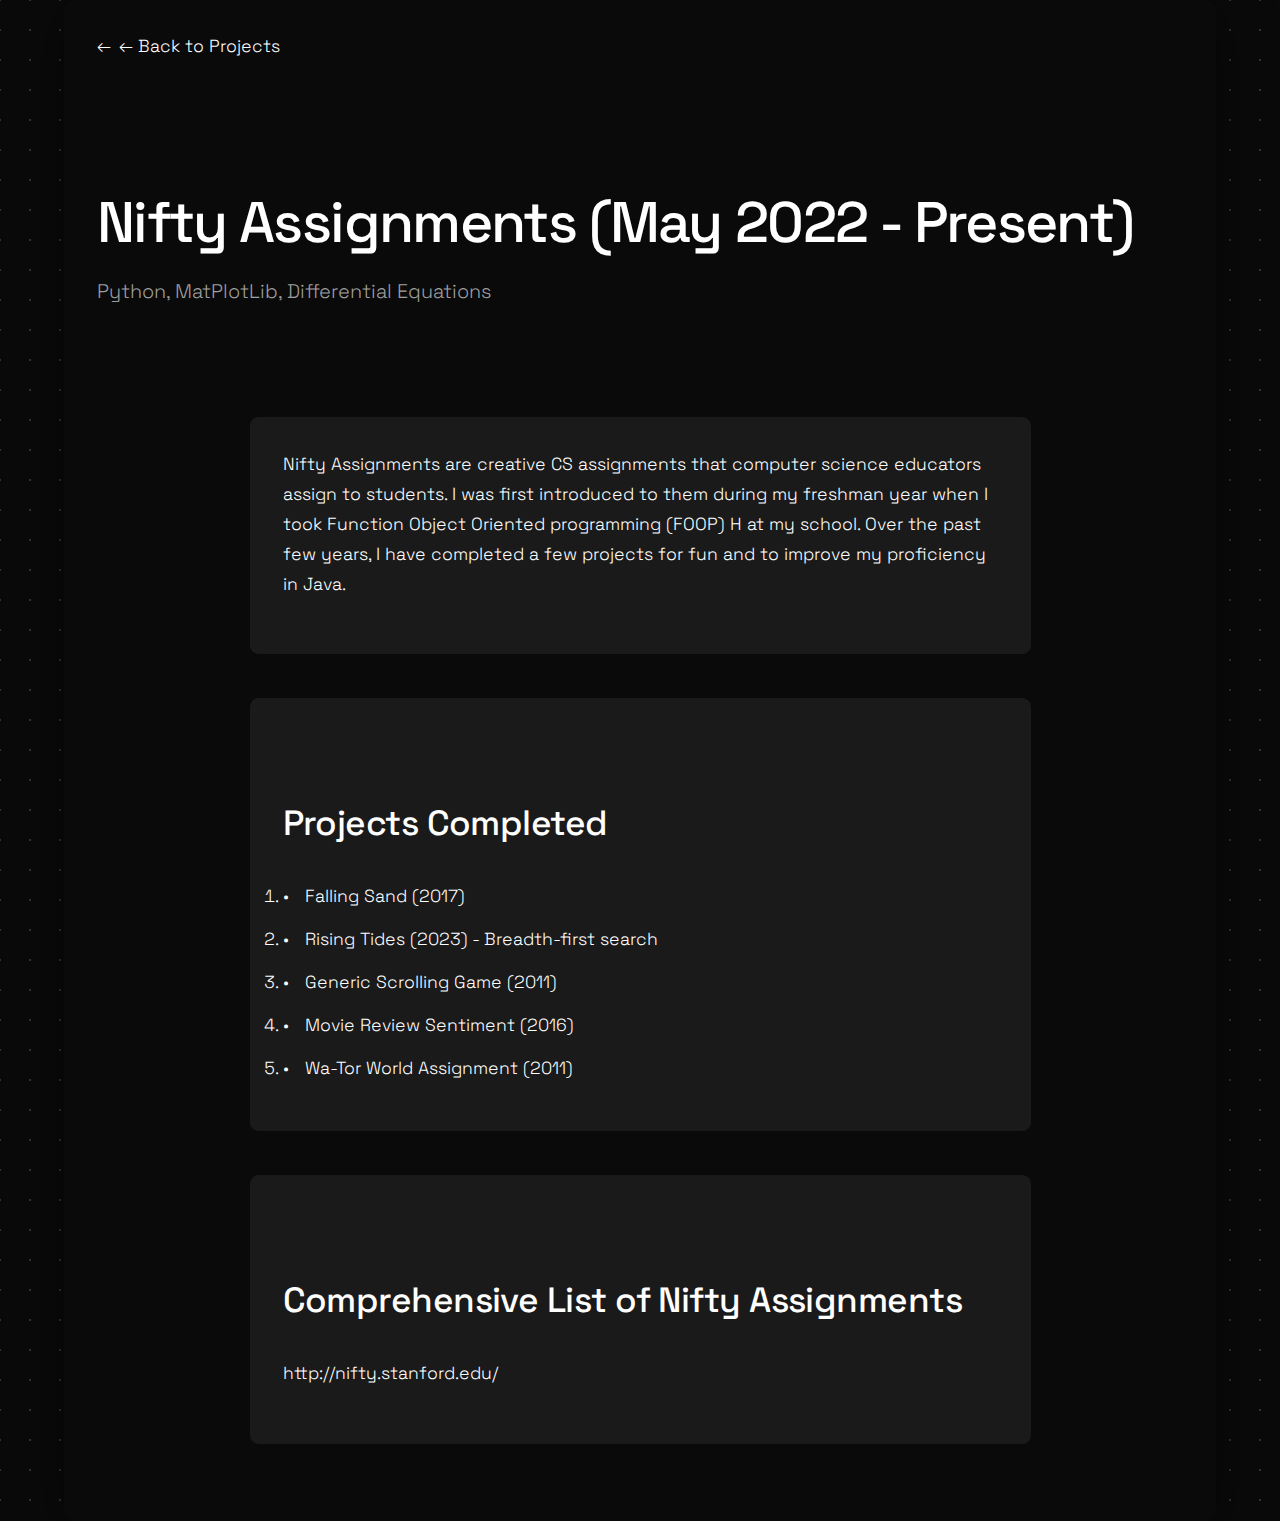
<file: Nifty-about.html>
<!DOCTYPE html>
<html lang="en">
<head>
    <meta charset="UTF-8">
    <meta name="viewport" content="width=device-width, initial-scale=1.0">
    <title>Spark Demo | Lucas Wang</title>
    <link rel="stylesheet" href="css/styles.css">
    <link rel="preconnect" href="https://fonts.googleapis.com">
    <link rel="preconnect" href="https://fonts.gstatic.com" crossorigin>
    <link href="https://fonts.googleapis.com/css2?family=Space+Grotesk:wght@300;400;500&display=swap" rel="stylesheet">
</head>
<body>
    <div class="container demo-page">        
        <main>
            <a href="../index.html" class="back-link">← Back to Projects</a>
            
            <div class="intro">
                <h1>Nifty Assignments (May 2022 - Present) </h1>
                <p>Python, MatPlotLib, Differential Equations</p>
            </div>
            
            <div class="demo-container">
                <div class="demo-description">
                    <p>Nifty Assignments are creative CS assignments that computer science educators assign to students. I was first introduced to them during my freshman year when I took Function Object Oriented programming (FOOP) H at my school. Over the past few years, I have completed a few projects for fun and to improve my proficiency in Java. </p>
                </div>

                <div class="technical-details">
                    <h2>Projects Completed</h2>
                    <ol>
                        <li>Falling Sand (2017)</li>
                        <li>Rising Tides (2023) - Breadth-first search</li>
                        <li>Generic Scrolling Game (2011)</li>
                        <li>Movie Review Sentiment (2016)</li>
                        <li>Wa-Tor World Assignment (2011)</li>
                    </ol>
                </div>

                <div class="demo-description">
                    <h2>Comprehensive List of Nifty Assignments</h2>
                    <p>http://nifty.stanford.edu/</p>
                </div>

                
            </div>
        </main>
    </div>
</body>
</html>
</file>
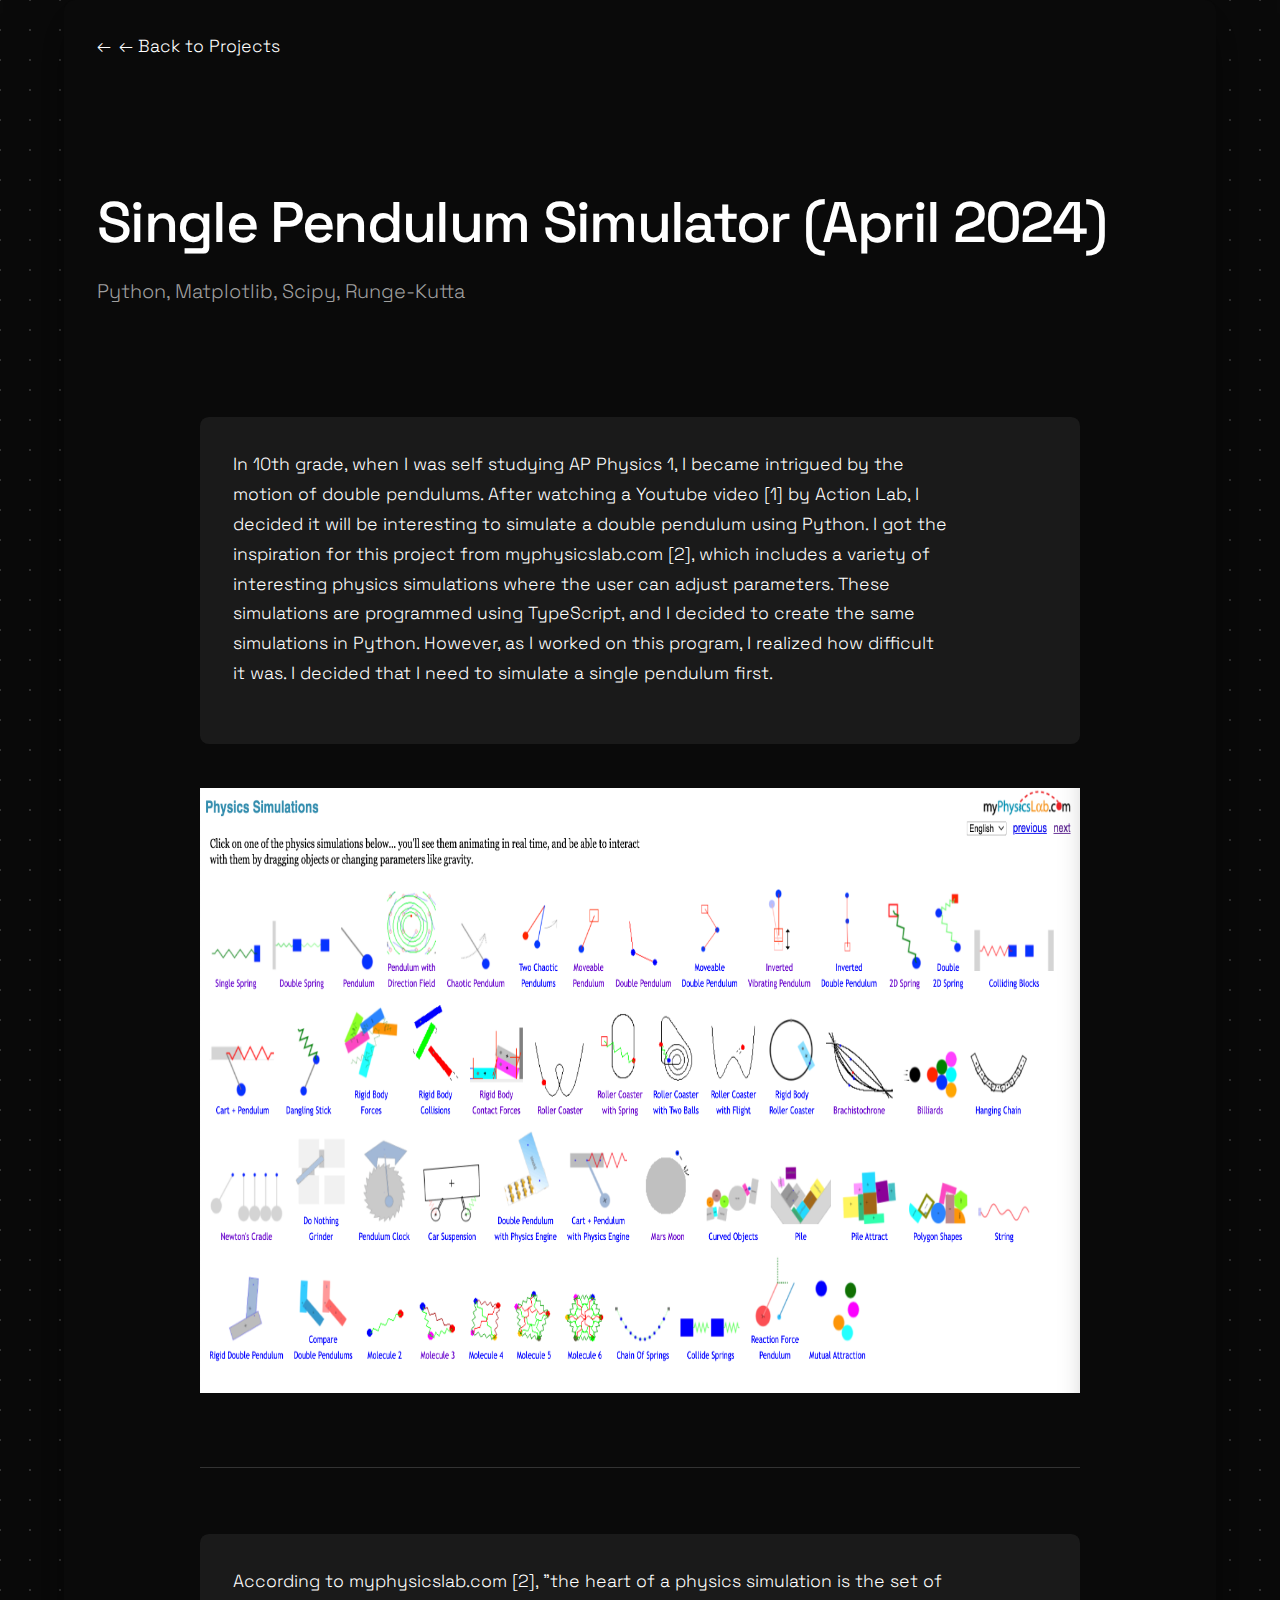
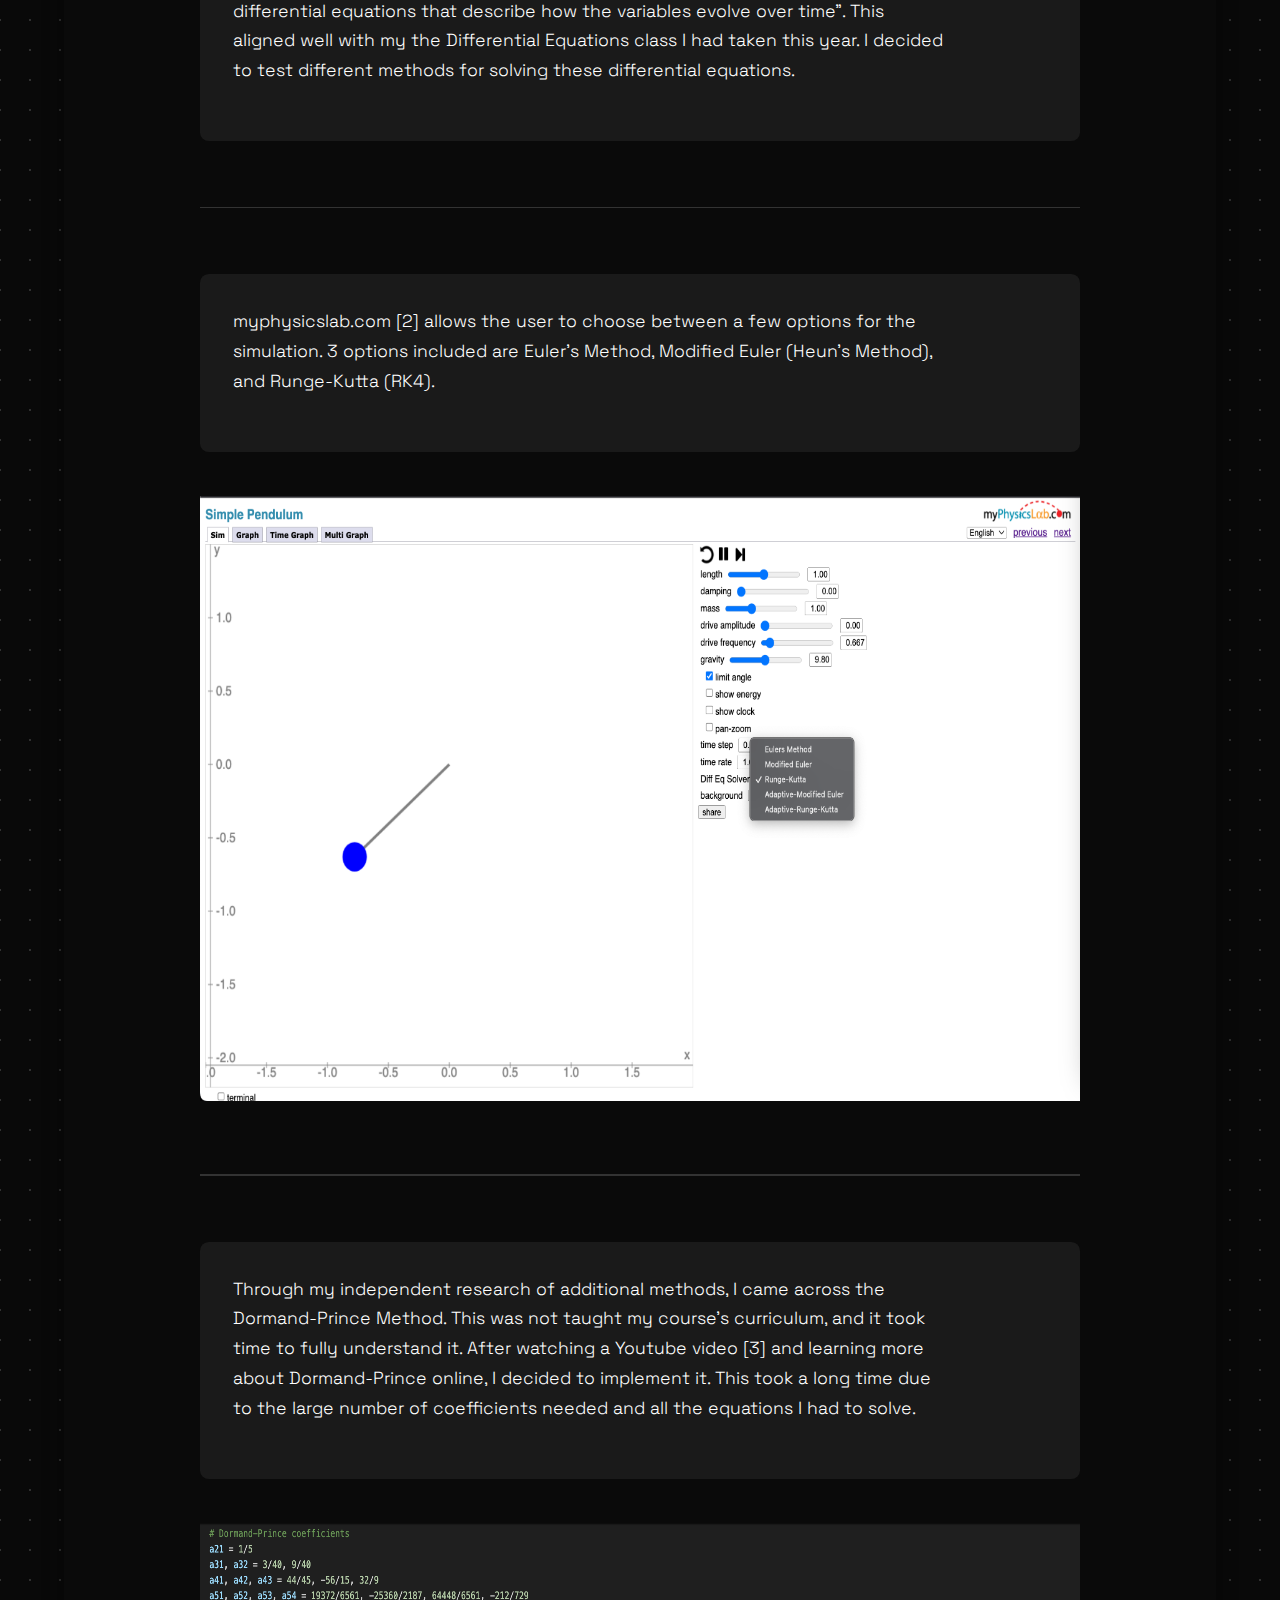
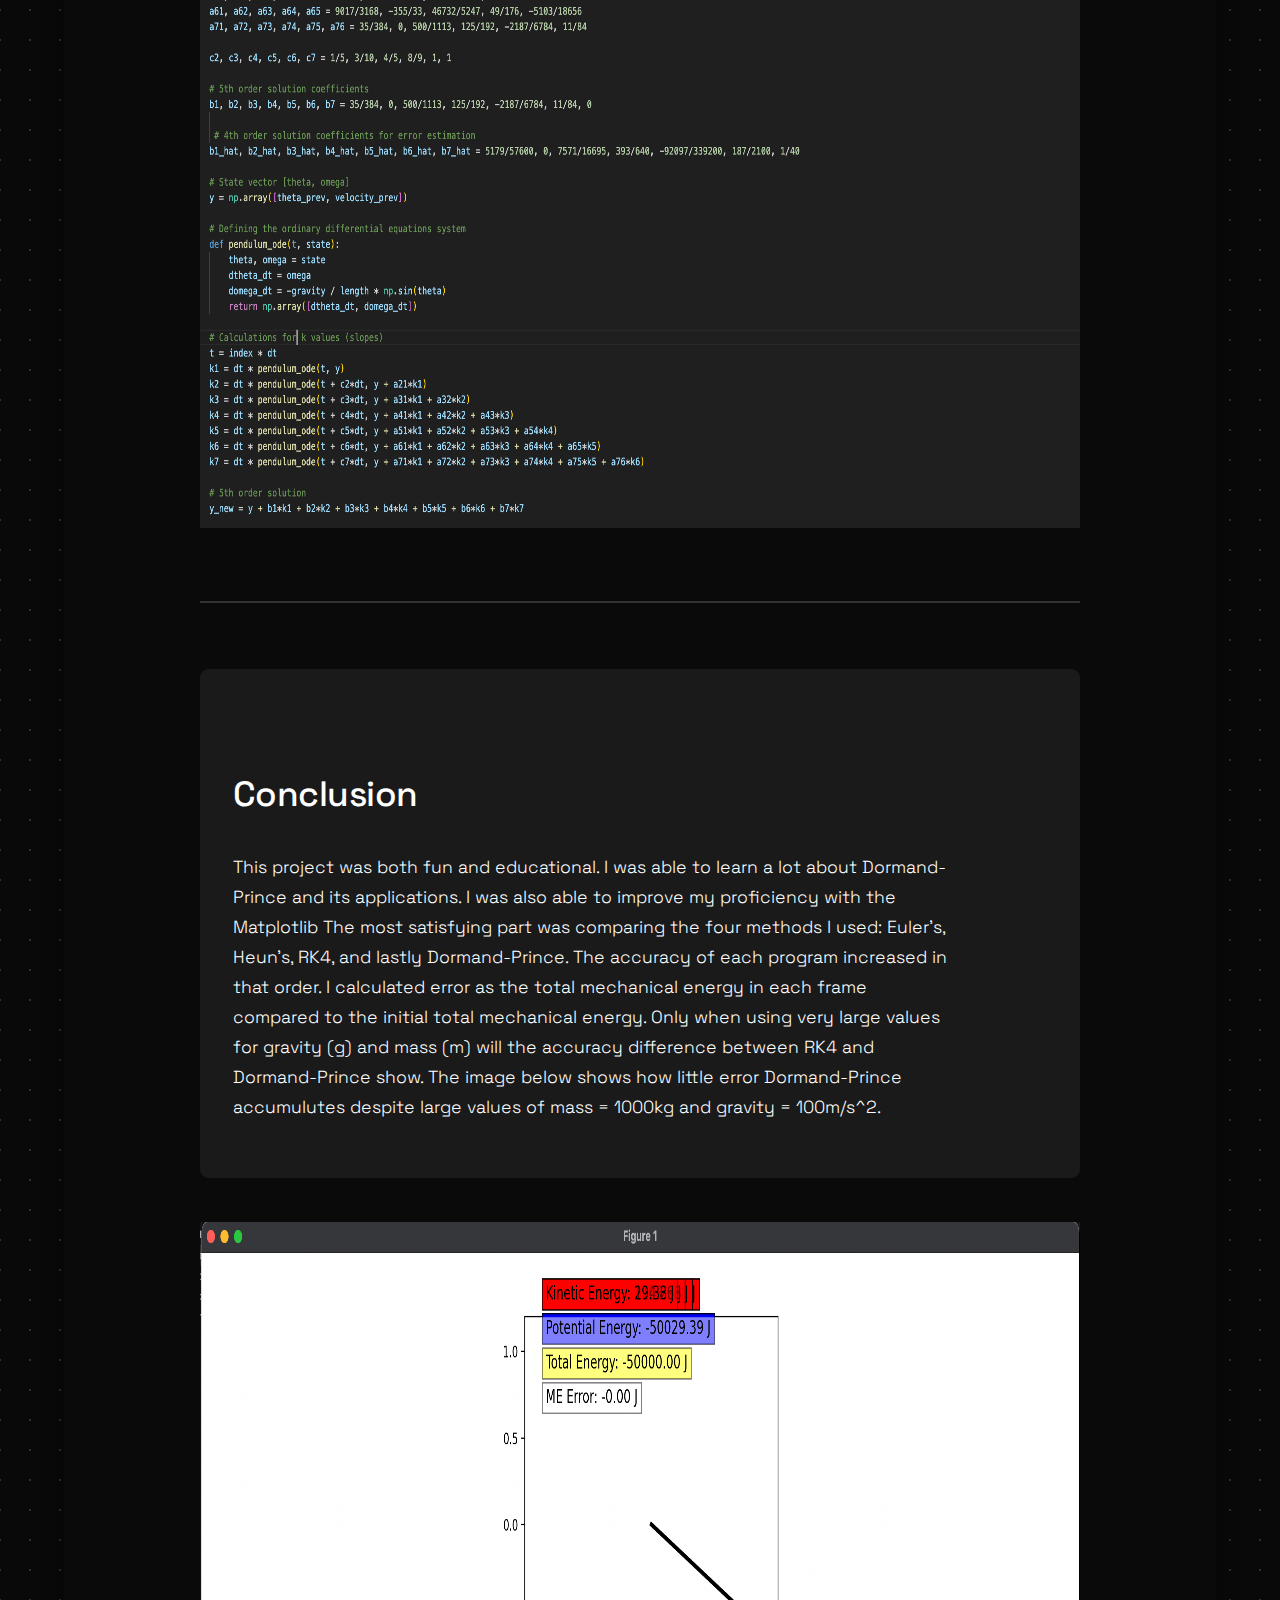
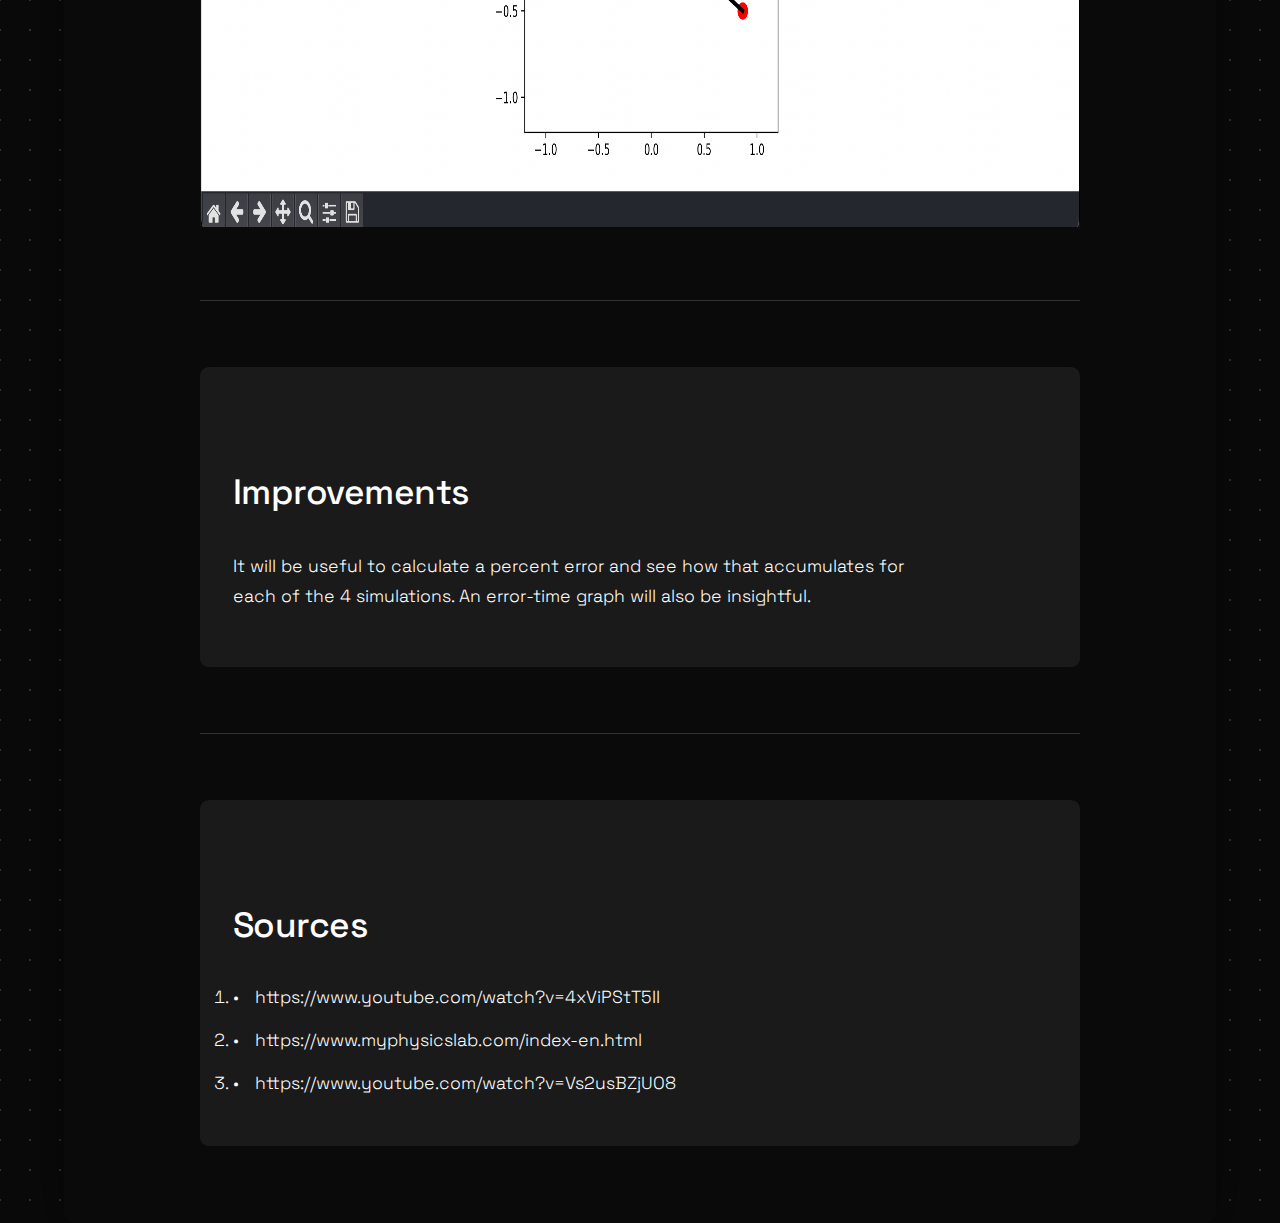
<file: PendulumSimulator-about.html>
<!DOCTYPE html>
<html lang="en">
<head>
    <meta charset="UTF-8">
    <meta name="viewport" content="width=device-width, initial-scale=1.0">
    <title>Spark Demo | Lucas Wang</title>
    <link rel="stylesheet" href="css/styles.css">
    <link rel="preconnect" href="https://fonts.googleapis.com">
    <link rel="preconnect" href="https://fonts.gstatic.com" crossorigin>
    <link href="https://fonts.googleapis.com/css2?family=Space+Grotesk:wght@300;400;500&display=swap" rel="stylesheet">
</head>
<body>
    <div class="container demo-page">        
        <main>
            <a href="../index.html" class="back-link">← Back to Projects</a>
            
            <div class="intro">
                <h1>Single Pendulum Simulator (April 2024)</h1>
                <p>Python, Matplotlib, Scipy, Runge-Kutta</p>
            </div>
            
            <div class="demo-container">
                <div class="demo-description">
                    <p>In 10th grade, when I was self studying AP Physics 1, I became intrigued by the motion of double pendulums. After watching a Youtube video [1] by Action Lab, I decided it will be interesting to simulate a double pendulum using Python. I got the inspiration for this project from myphysicslab.com [2], which includes a variety of interesting physics simulations where the user can adjust parameters. These simulations are programmed using TypeScript, and I decided to create the same simulations in Python. However, as I worked on this program, I realized how difficult it was. I decided that I need to simulate a single pendulum first.</p>
                </div>

                <div class="image-container">
                    <img src="assets/images/SinglePendulum-about2.jpg" alt="Image" width="800" height="550">
                </div>
                
                <div class="section-divider"></div>
                
                <div class="demo-description">
                    <p>According to myphysicslab.com [2], "the heart of a physics simulation is the set of differential equations that describe how the variables evolve over time". This aligned well with my the Differential Equations class I had taken this year. I decided to test different methods for solving these differential equations.</p>
                </div>

                <div class="section-divider"></div>

                <div class="demo-description">
                    <p>myphysicslab.com [2] allows the user to choose between a few options for the simulation. 3 options included are Euler's Method, Modified Euler (Heun's Method), and Runge-Kutta (RK4).  </p>
                </div>
                
                <div class="image-container">
                    <img src="assets/images/SinglePendulum-about5.jpg" alt="Image" width="800" height="550">
                </div>

                <div class="section-divider"></div>

                <div class="demo-description">
                    <p>Through my independent research of additional methods, I came across the Dormand-Prince Method. This was not taught my course's curriculum, and it took time to fully understand it. After watching a Youtube video [3] and learning more about Dormand-Prince online, I decided to implement it. This took a long time due to the large number of coefficients needed and all the equations I had to solve. </p>
                </div>

                <div class="image-container">
                    <img src="assets/images/SinglePendulum-about1.jpg" alt="Image" width="800" height="550">
                </div>

                <div class="section-divider"></div>

                <div class="demo-description">
                    <h2>Conclusion</h2>
                    <p>This project was both fun and educational. I was able to learn a lot about Dormand-Prince and its applications. I was also able to improve my proficiency with the Matplotlib The most satisfying part was comparing the four methods I used: Euler's, Heun's, RK4, and lastly Dormand-Prince. The accuracy of each program increased in that order. I calculated error as the total mechanical energy in each frame compared to the initial total mechanical energy. Only when using very large values for gravity (g) and mass (m) will the accuracy difference between RK4 and Dormand-Prince show. The image below shows how little error Dormand-Prince accumulutes despite large values of mass = 1000kg and gravity = 100m/s^2. </p>
                </div>

                <div class="image-container">
                    <img src="assets/images/SinglePendulum-about3.jpg" alt="Image" width="800" height="550">
                </div>
                
                <div class="section-divider"></div>
                
                <div class="demo-description">
                    <h2>Improvements</h2>
                    <p>It will be useful to calculate a percent error and see how that accumulates for each of the 4 simulations. An error-time graph will also be insightful.</p>
                </div>

                <div class="section-divider"></div>

                <div class="technical-details">
                    <h2>Sources</h2>
                    <ol>
                        <li>https://www.youtube.com/watch?v=4xViPStT5II</li>
                        <li>https://www.myphysicslab.com/index-en.html</li>
                        <li>https://www.youtube.com/watch?v=Vs2usBZjUO8</li>
                    </ol>
                </div>
            </div>
        </main>
    </div>
</body>
</html>
</file>
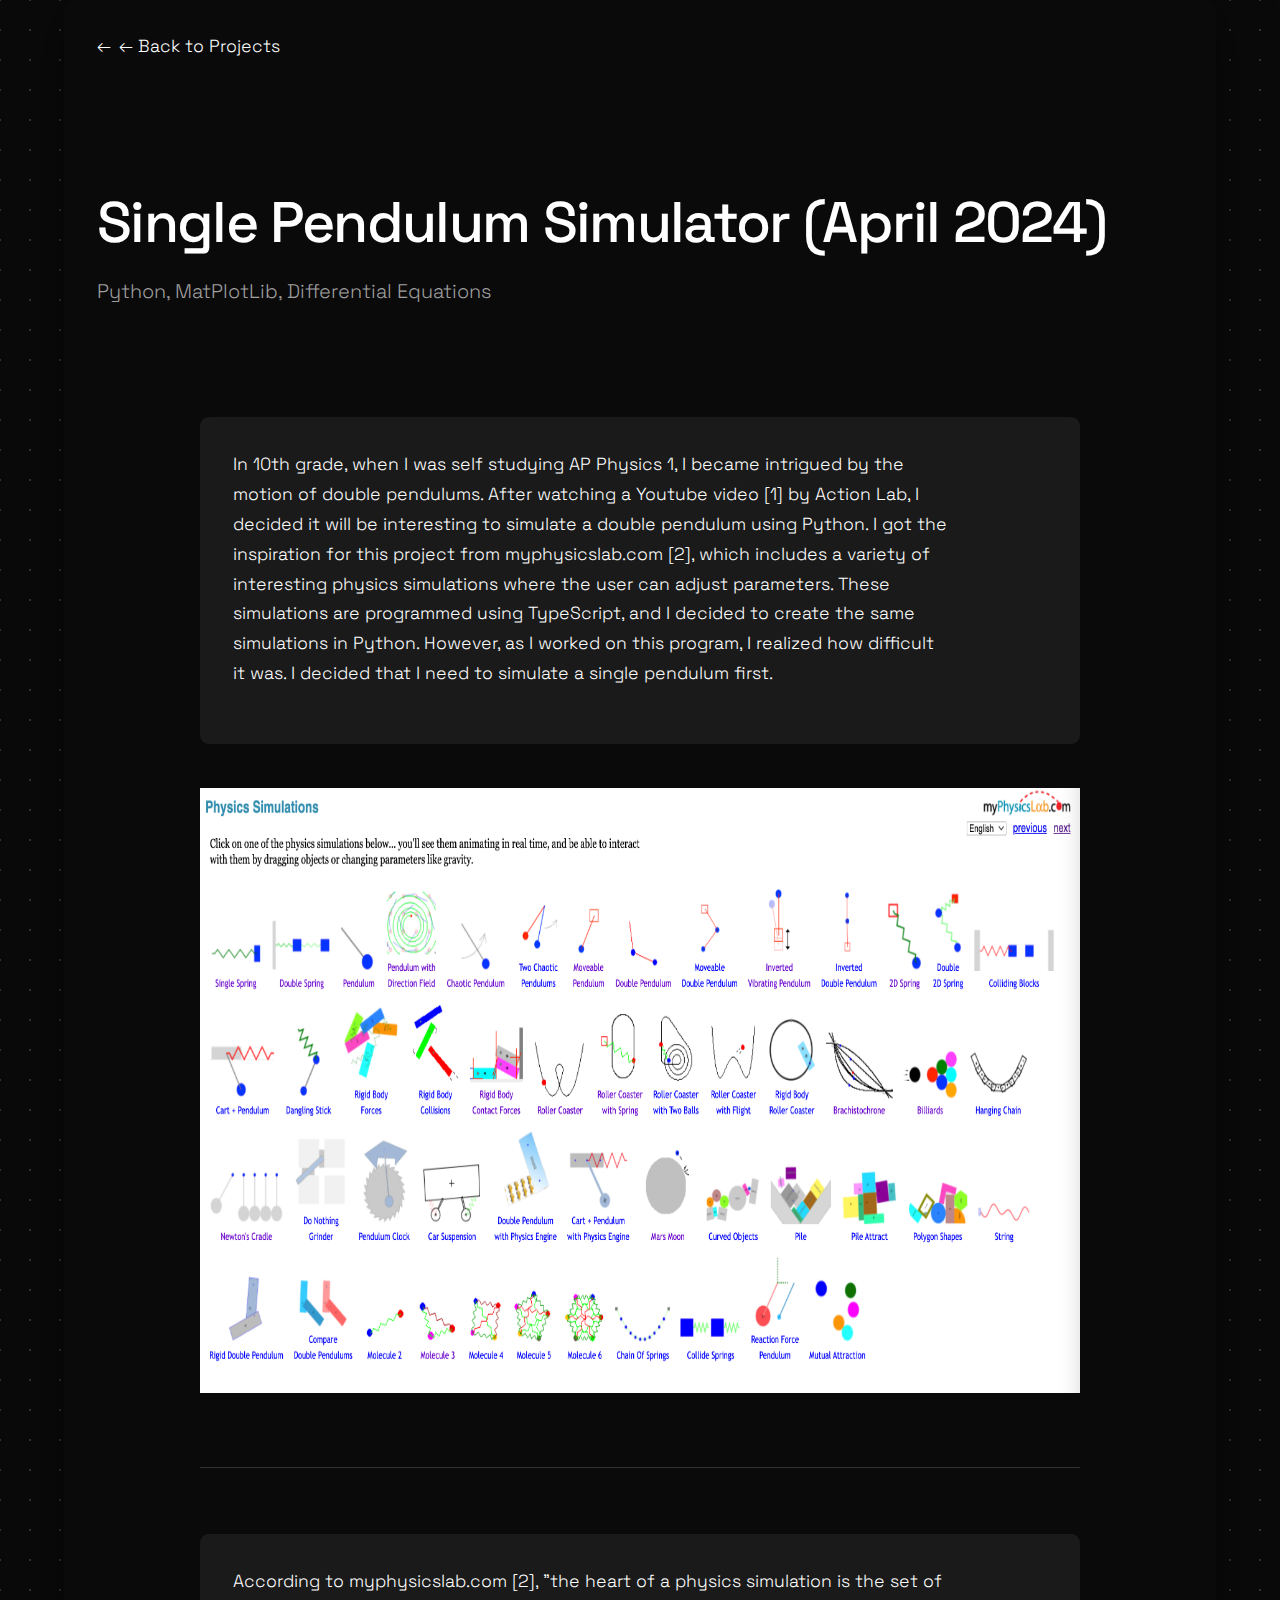
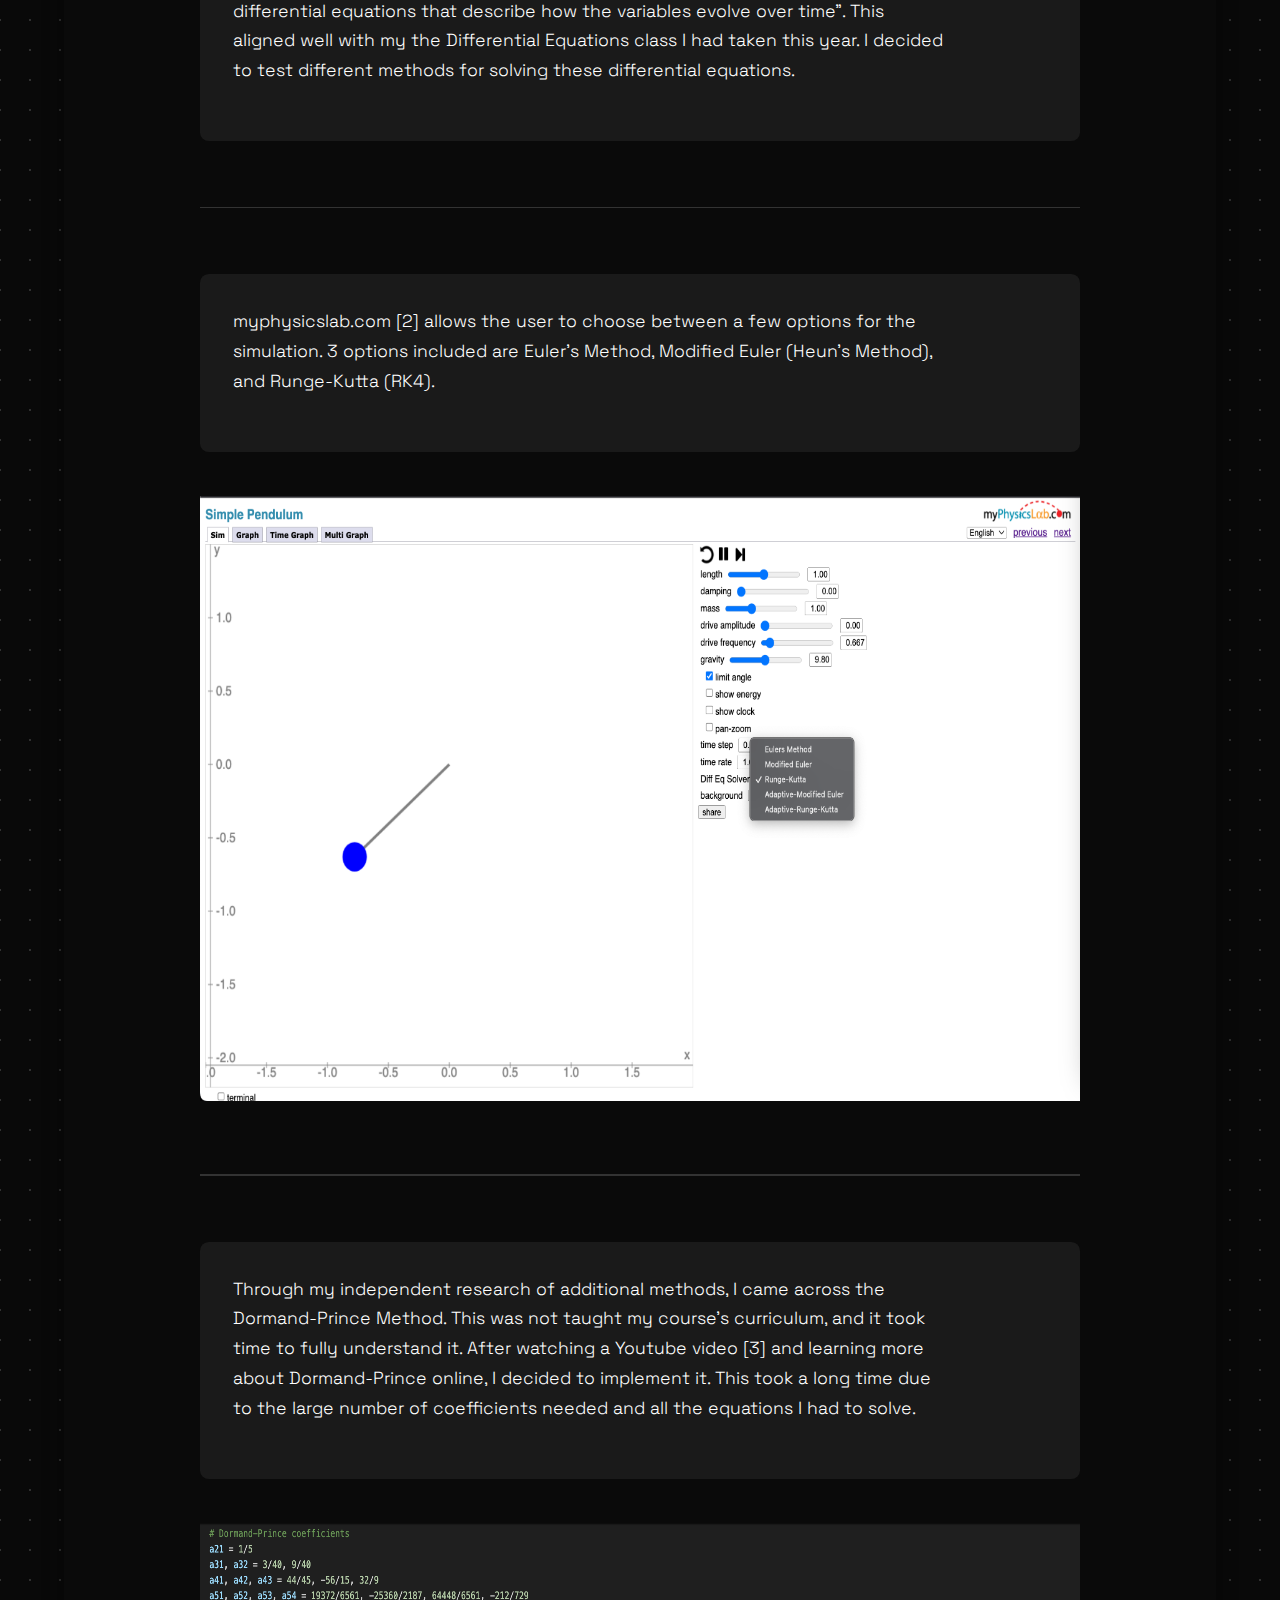
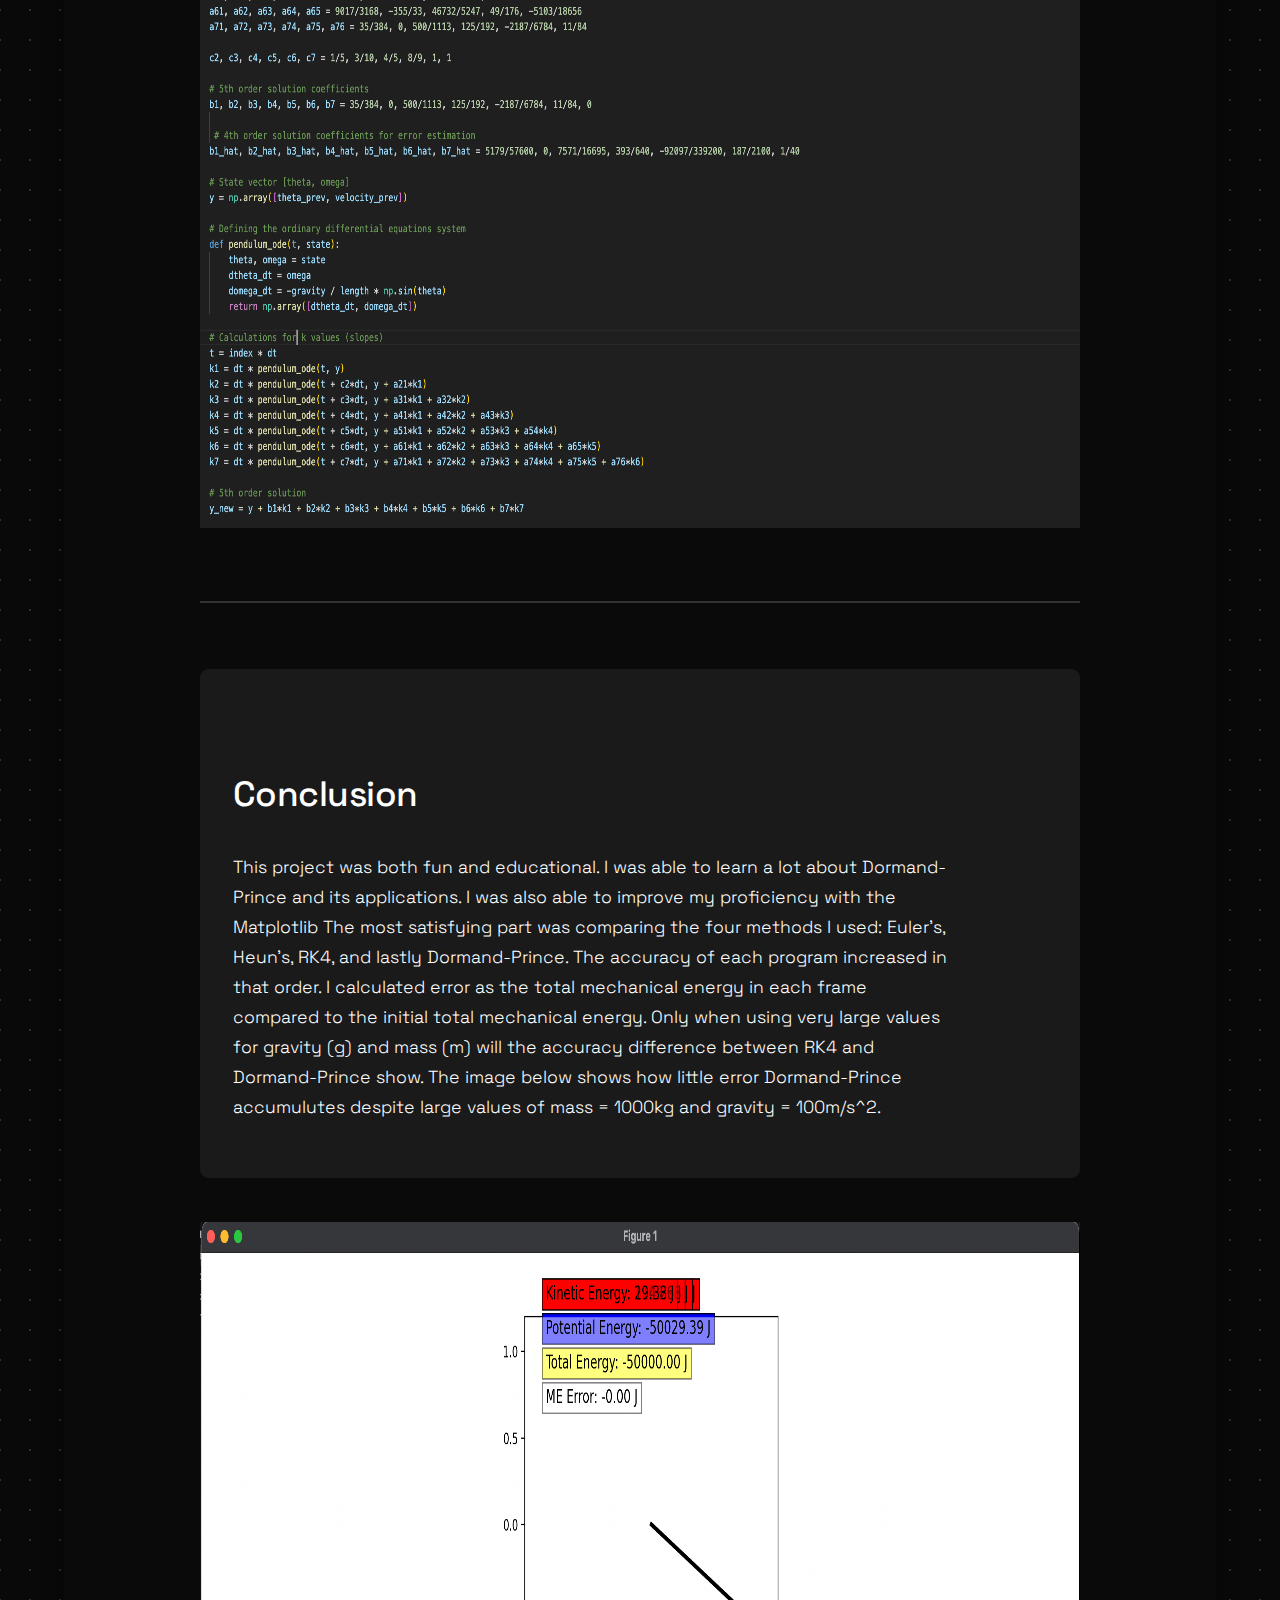
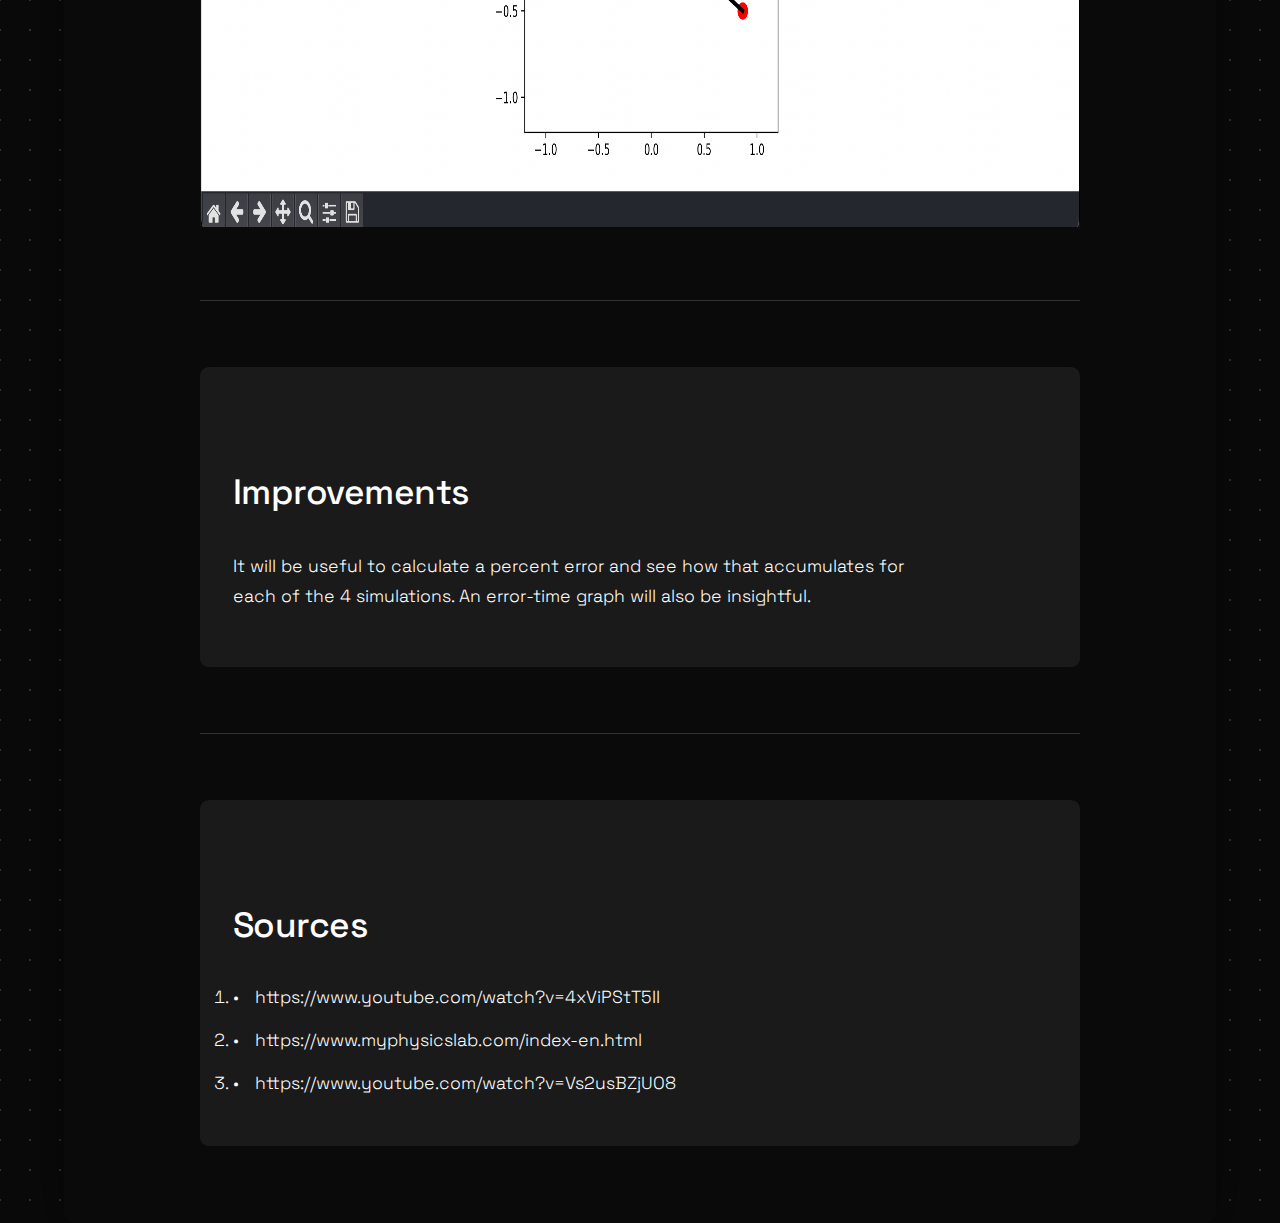
<file: SinglePendulum-about copy.html>
<!DOCTYPE html>
<html lang="en">
<head>
    <meta charset="UTF-8">
    <meta name="viewport" content="width=device-width, initial-scale=1.0">
    <title>Spark Demo | Lucas Wang</title>
    <link rel="stylesheet" href="css/styles.css">
    <link rel="preconnect" href="https://fonts.googleapis.com">
    <link rel="preconnect" href="https://fonts.gstatic.com" crossorigin>
    <link href="https://fonts.googleapis.com/css2?family=Space+Grotesk:wght@300;400;500&display=swap" rel="stylesheet">
</head>
<body>
    <div class="container demo-page">        
        <main>
            <a href="../index.html" class="back-link">← Back to Projects</a>
            
            <div class="intro">
                <h1>Single Pendulum Simulator (April 2024)</h1>
                <p>Python, MatPlotLib, Differential Equations</p>
            </div>
            
            <div class="demo-container">
                <div class="demo-description">
                    <p>In 10th grade, when I was self studying AP Physics 1, I became intrigued by the motion of double pendulums. After watching a Youtube video [1] by Action Lab, I decided it will be interesting to simulate a double pendulum using Python. I got the inspiration for this project from myphysicslab.com [2], which includes a variety of interesting physics simulations where the user can adjust parameters. These simulations are programmed using TypeScript, and I decided to create the same simulations in Python. However, as I worked on this program, I realized how difficult it was. I decided that I need to simulate a single pendulum first.</p>
                </div>

                <div class="image-container">
                    <img src="assets/images/SinglePendulum-about2.jpg" alt="Image" width="800" height="550">
                </div>
                
                <div class="section-divider"></div>
                
                <div class="demo-description">
                    <p>According to myphysicslab.com [2], "the heart of a physics simulation is the set of differential equations that describe how the variables evolve over time". This aligned well with my the Differential Equations class I had taken this year. I decided to test different methods for solving these differential equations.</p>
                </div>

                <div class="section-divider"></div>

                <div class="demo-description">
                    <p>myphysicslab.com [2] allows the user to choose between a few options for the simulation. 3 options included are Euler's Method, Modified Euler (Heun's Method), and Runge-Kutta (RK4).  </p>
                </div>
                
                <div class="image-container">
                    <img src="assets/images/SinglePendulum-about5.jpg" alt="Image" width="800" height="550">
                </div>

                <div class="section-divider"></div>

                <div class="demo-description">
                    <p>Through my independent research of additional methods, I came across the Dormand-Prince Method. This was not taught my course's curriculum, and it took time to fully understand it. After watching a Youtube video [3] and learning more about Dormand-Prince online, I decided to implement it. This took a long time due to the large number of coefficients needed and all the equations I had to solve. </p>
                </div>

                <div class="image-container">
                    <img src="assets/images/SinglePendulum-about1.jpg" alt="Image" width="800" height="550">
                </div>

                <div class="section-divider"></div>

                <div class="demo-description">
                    <h2>Conclusion</h2>
                    <p>This project was both fun and educational. I was able to learn a lot about Dormand-Prince and its applications. I was also able to improve my proficiency with the Matplotlib The most satisfying part was comparing the four methods I used: Euler's, Heun's, RK4, and lastly Dormand-Prince. The accuracy of each program increased in that order. I calculated error as the total mechanical energy in each frame compared to the initial total mechanical energy. Only when using very large values for gravity (g) and mass (m) will the accuracy difference between RK4 and Dormand-Prince show. The image below shows how little error Dormand-Prince accumulutes despite large values of mass = 1000kg and gravity = 100m/s^2. </p>
                </div>

                <div class="image-container">
                    <img src="assets/images/SinglePendulum-about3.jpg" alt="Image" width="800" height="550">
                </div>
                
                <div class="section-divider"></div>
                
                <div class="demo-description">
                    <h2>Improvements</h2>
                    <p>It will be useful to calculate a percent error and see how that accumulates for each of the 4 simulations. An error-time graph will also be insightful.</p>
                </div>

                <div class="section-divider"></div>

                <div class="technical-details">
                    <h2>Sources</h2>
                    <ol>
                        <li>https://www.youtube.com/watch?v=4xViPStT5II</li>
                        <li>https://www.myphysicslab.com/index-en.html</li>
                        <li>https://www.youtube.com/watch?v=Vs2usBZjUO8</li>
                    </ol>
                </div>
            </div>
        </main>
    </div>
</body>
</html>
</file>
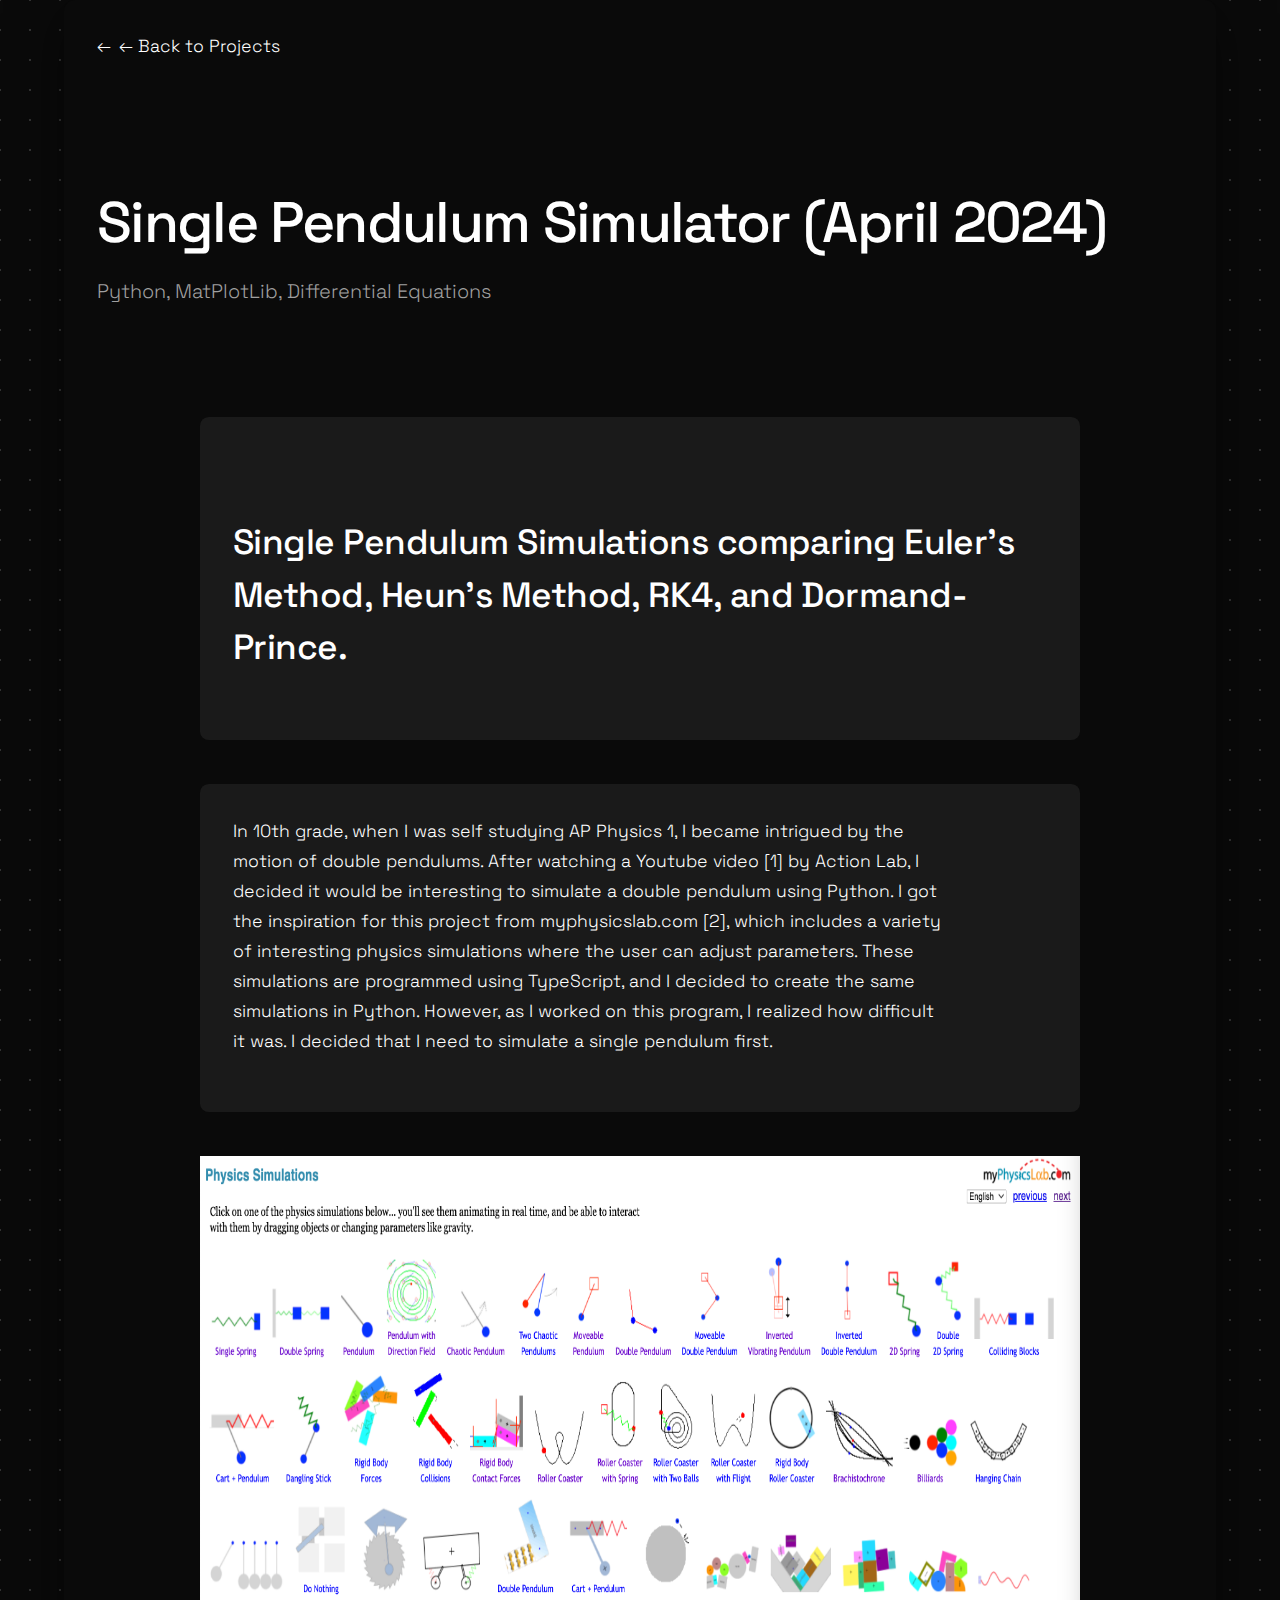
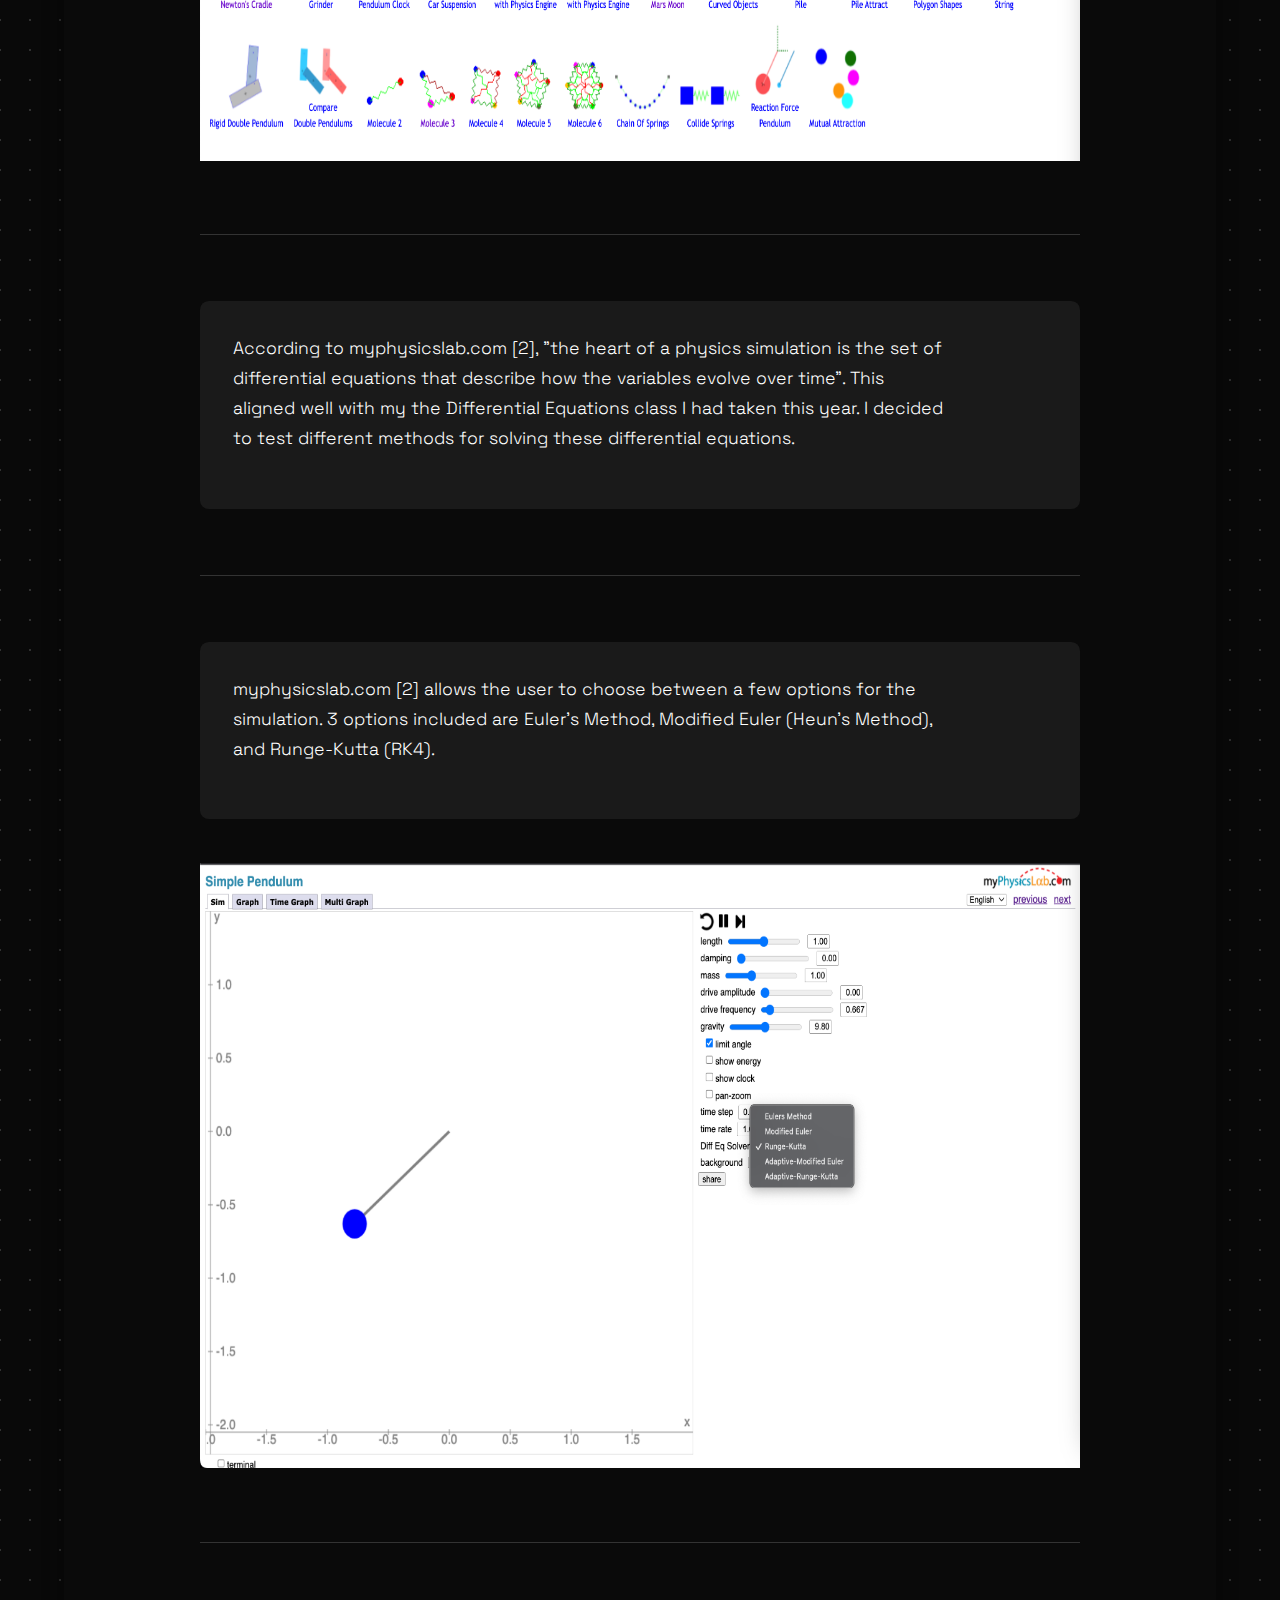
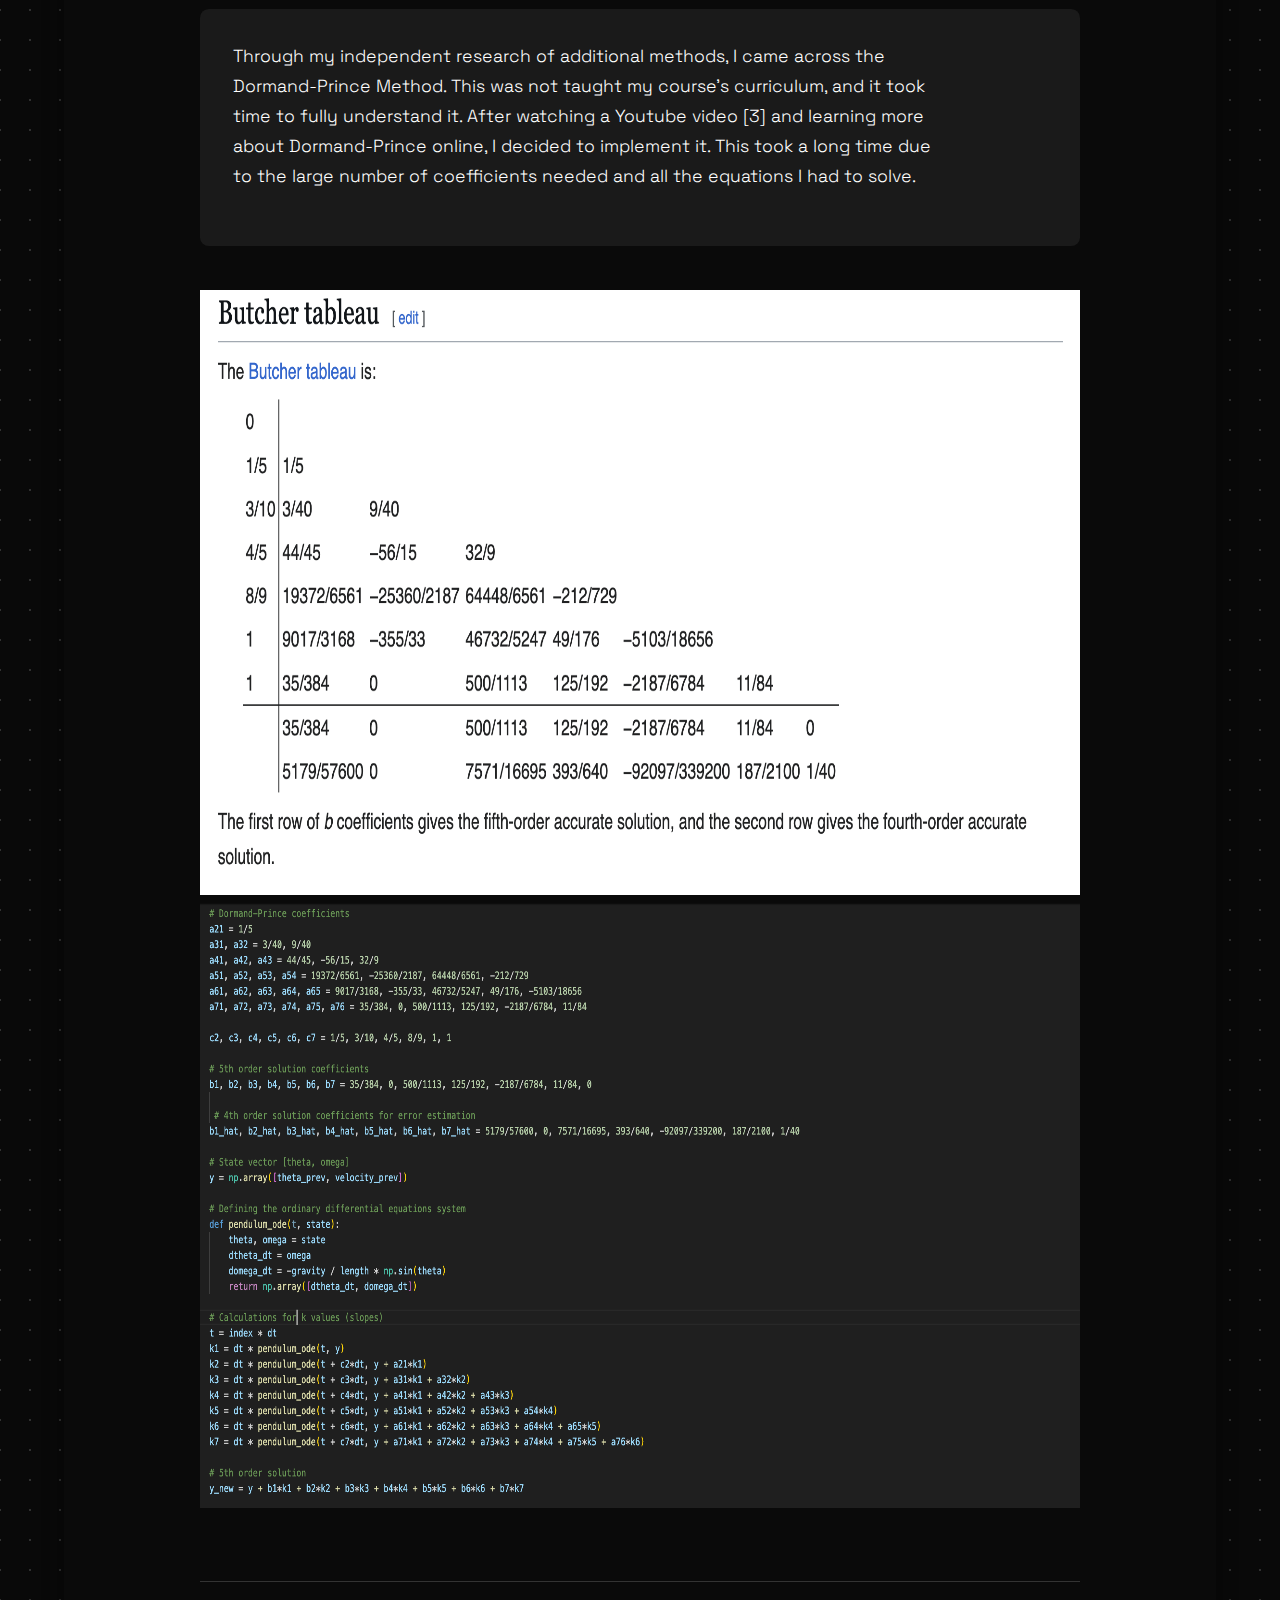
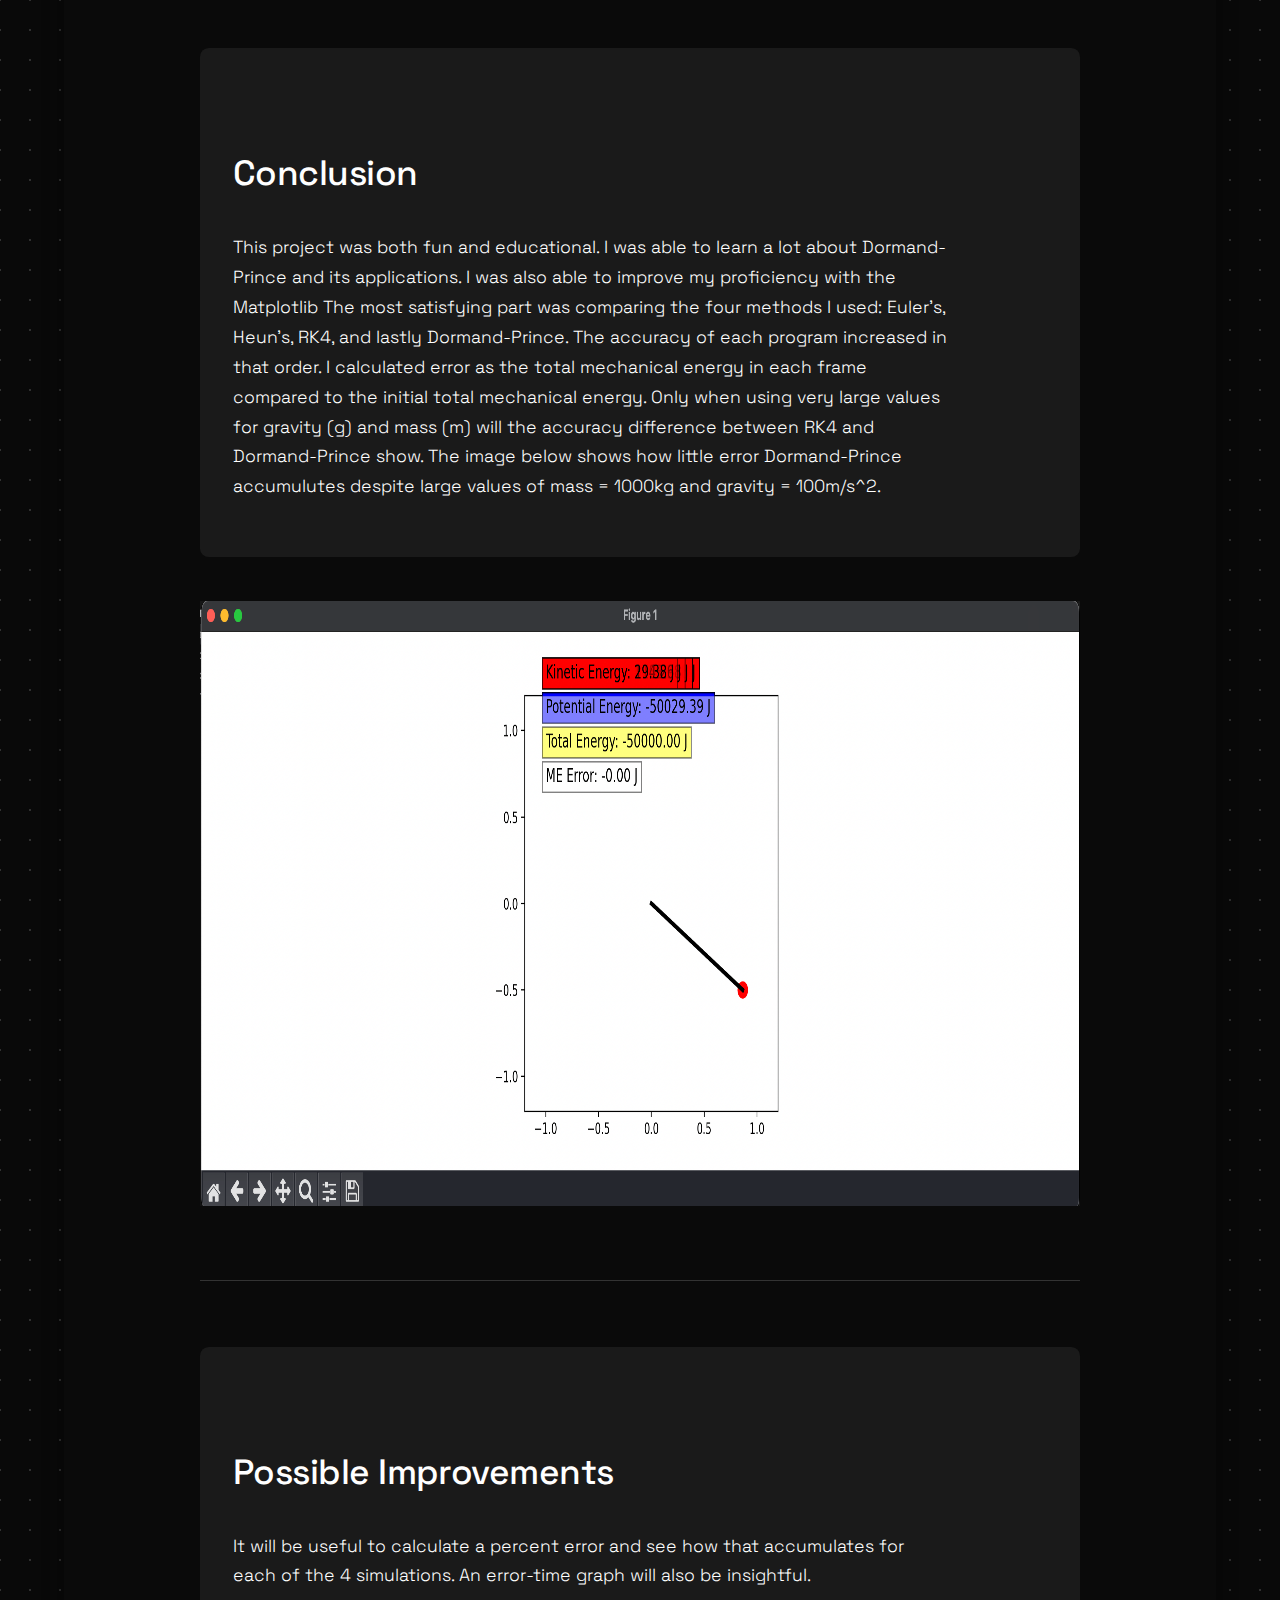
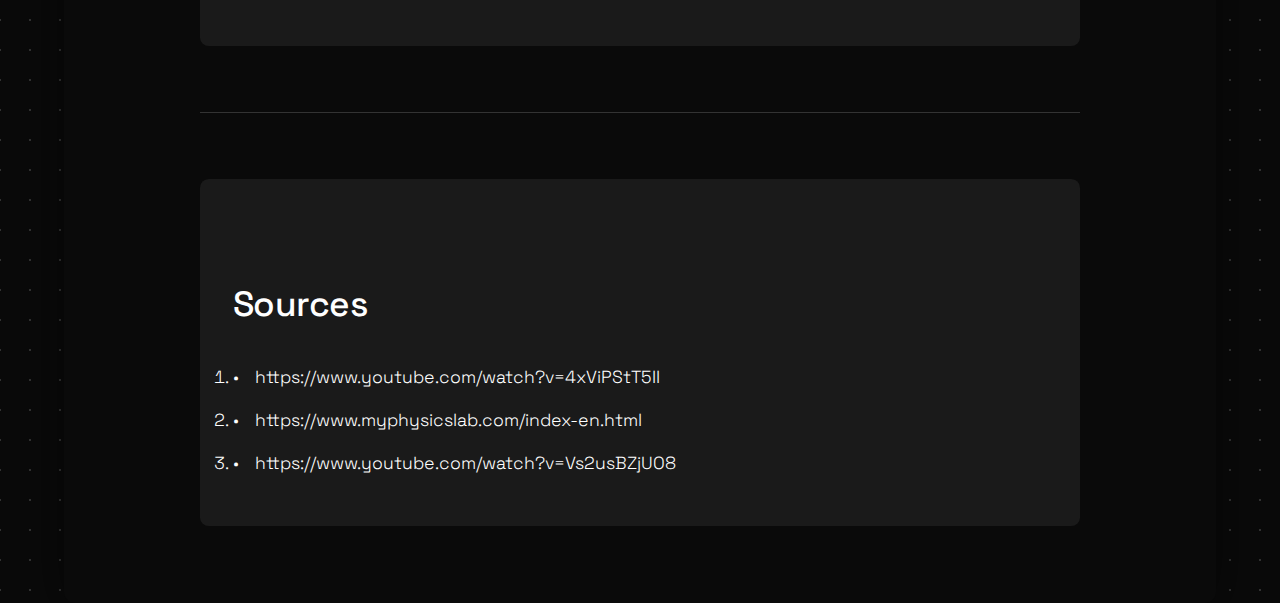
<file: SinglePendulum-about.html>
<!DOCTYPE html>
<html lang="en">
<head>
    <meta charset="UTF-8">
    <meta name="viewport" content="width=device-width, initial-scale=1.0">
    <title>Spark Demo | Lucas Wang</title>
    <link rel="stylesheet" href="css/styles.css">
    <link rel="preconnect" href="https://fonts.googleapis.com">
    <link rel="preconnect" href="https://fonts.gstatic.com" crossorigin>
    <link href="https://fonts.googleapis.com/css2?family=Space+Grotesk:wght@300;400;500&display=swap" rel="stylesheet">
</head>
<body>
    <div class="container demo-page">        
        <main>
            <a href="../index.html" class="back-link">← Back to Projects</a>
            
            <div class="intro">
                <h1>Single Pendulum Simulator (April 2024)</h1>
                <p>Python, MatPlotLib, Differential Equations</p>
            </div>
            
            <div class="demo-container">

                <div class="demo-description">
                    <h2>Single Pendulum Simulations comparing Euler's Method, Heun's Method, RK4, and Dormand-Prince. </h2>
                </div>
                <div class="demo-description">
                    <p>In 10th grade, when I was self studying AP Physics 1, I became intrigued by the motion of double pendulums. After watching a Youtube video [1] by Action Lab, I decided it would be interesting to simulate a double pendulum using Python. I got the inspiration for this project from myphysicslab.com [2], which includes a variety of interesting physics simulations where the user can adjust parameters. These simulations are programmed using TypeScript, and I decided to create the same simulations in Python. However, as I worked on this program, I realized how difficult it was. I decided that I need to simulate a single pendulum first.</p>
                </div>

                <div class="image-container">
                    <img src="assets/images/SinglePendulum-about2.jpg" alt="Image" width="800" height="550">
                </div>
                
                <div class="section-divider"></div>
                
                <div class="demo-description">
                    <p>According to myphysicslab.com [2], "the heart of a physics simulation is the set of differential equations that describe how the variables evolve over time". This aligned well with my the Differential Equations class I had taken this year. I decided to test different methods for solving these differential equations.</p>
                </div>

                <div class="section-divider"></div>

                <div class="demo-description">
                    <p>myphysicslab.com [2] allows the user to choose between a few options for the simulation. 3 options included are Euler's Method, Modified Euler (Heun's Method), and Runge-Kutta (RK4).  </p>
                </div>
                
                <div class="image-container">
                    <img src="assets/images/SinglePendulum-about5.jpg" alt="Image" width="800" height="550">
                </div>

                <div class="section-divider"></div>

                <div class="demo-description">
                    <p>Through my independent research of additional methods, I came across the Dormand-Prince Method. This was not taught my course's curriculum, and it took time to fully understand it. After watching a Youtube video [3] and learning more about Dormand-Prince online, I decided to implement it. This took a long time due to the large number of coefficients needed and all the equations I had to solve. </p>
                </div>

                <div class="image-container">
                    <img src="assets/images/SinglePendulum-about6.jpg" alt="Image" width="800" height="550">
                </div>

                <div class="image-container">
                    <img src="assets/images/SinglePendulum-about1.jpg" alt="Image" width="800" height="550">
                </div>

                <div class="section-divider"></div>

                <div class="demo-description">
                    <h2>Conclusion</h2>
                    <p>This project was both fun and educational. I was able to learn a lot about Dormand-Prince and its applications. I was also able to improve my proficiency with the Matplotlib The most satisfying part was comparing the four methods I used: Euler's, Heun's, RK4, and lastly Dormand-Prince. The accuracy of each program increased in that order. I calculated error as the total mechanical energy in each frame compared to the initial total mechanical energy. Only when using very large values for gravity (g) and mass (m) will the accuracy difference between RK4 and Dormand-Prince show. The image below shows how little error Dormand-Prince accumulutes despite large values of mass = 1000kg and gravity = 100m/s^2. </p>
                </div>

                <div class="image-container">
                    <img src="assets/images/SinglePendulum-about3.jpg" alt="Image" width="800" height="550">
                </div>
                
                <div class="section-divider"></div>
                
                <div class="demo-description">
                    <h2>Possible Improvements</h2>
                    <p>It will be useful to calculate a percent error and see how that accumulates for each of the 4 simulations. An error-time graph will also be insightful.</p>
                </div>

                <div class="section-divider"></div>

                <div class="technical-details">
                    <h2>Sources</h2>
                    <ol>
                        <li>https://www.youtube.com/watch?v=4xViPStT5II</li>
                        <li>https://www.myphysicslab.com/index-en.html</li>
                        <li>https://www.youtube.com/watch?v=Vs2usBZjUO8</li>
                    </ol>
                </div>
            </div>
        </main>
    </div>
</body>
</html>
</file>
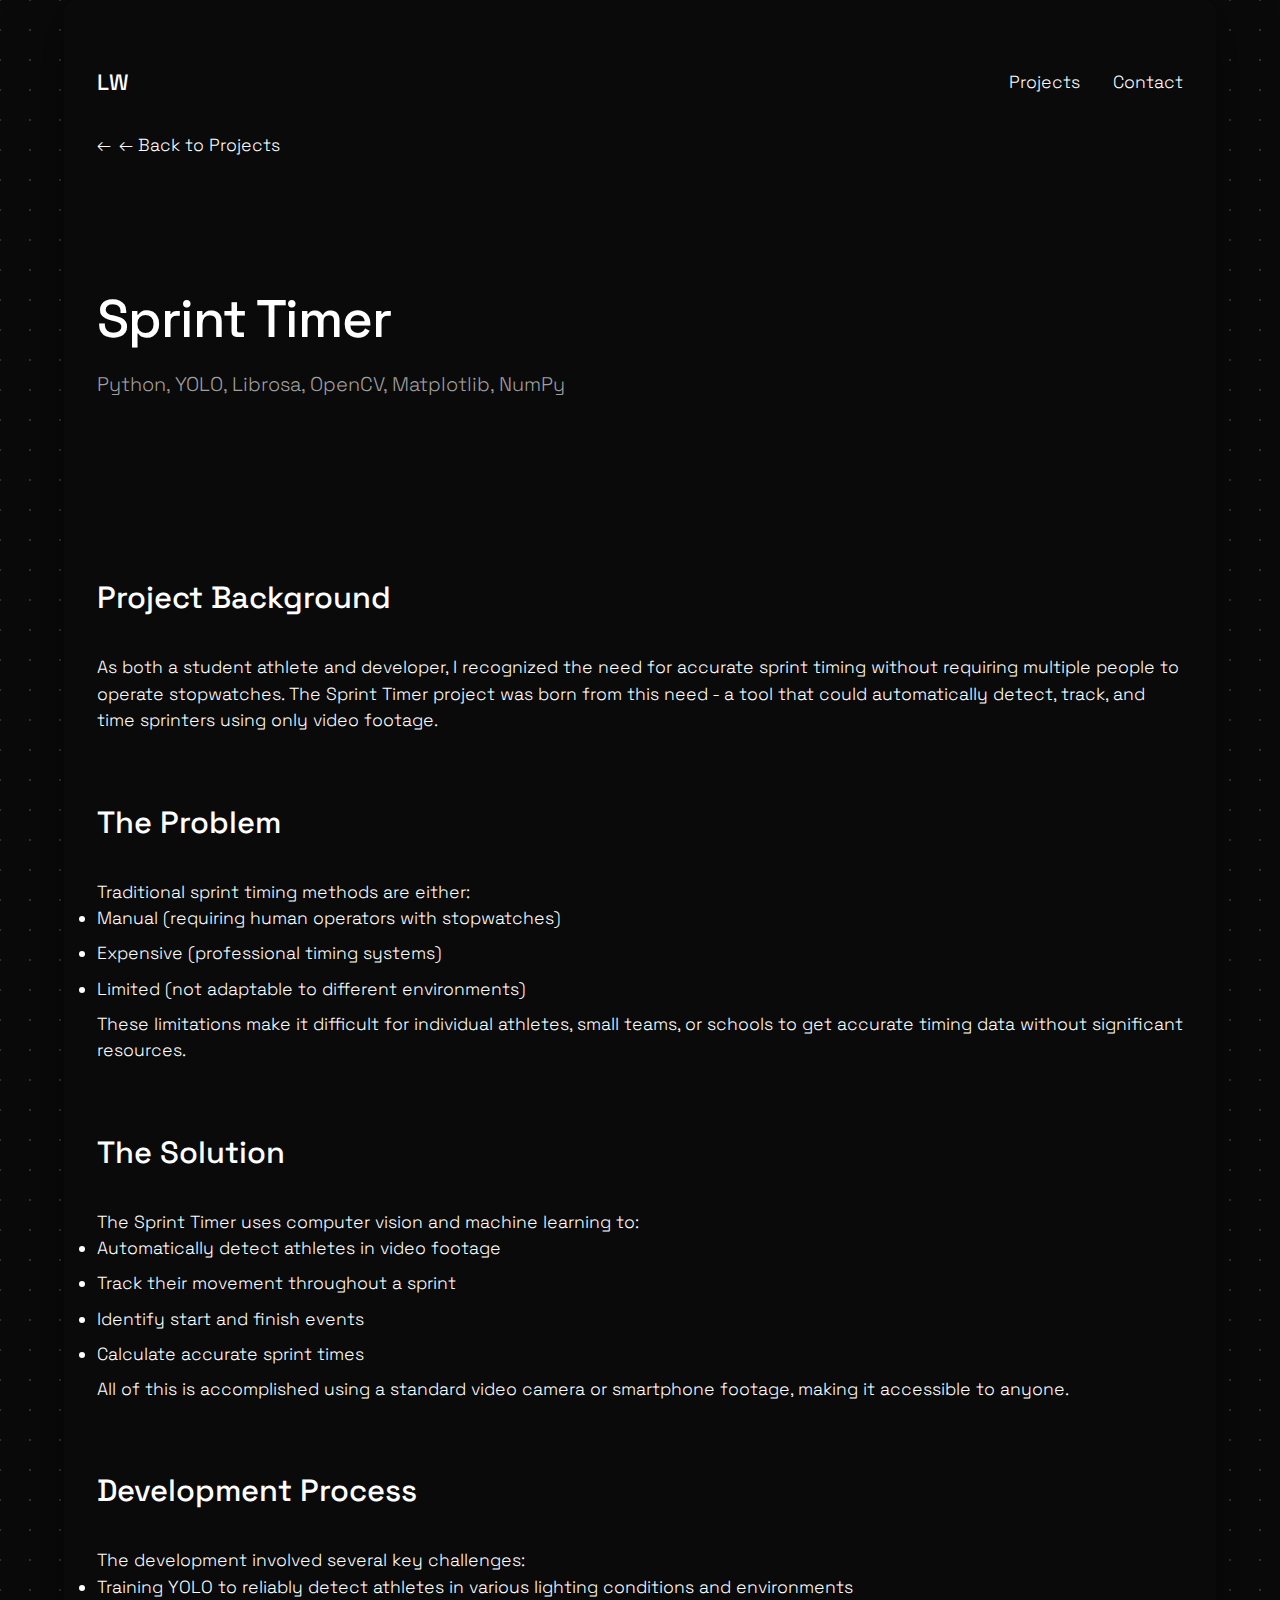
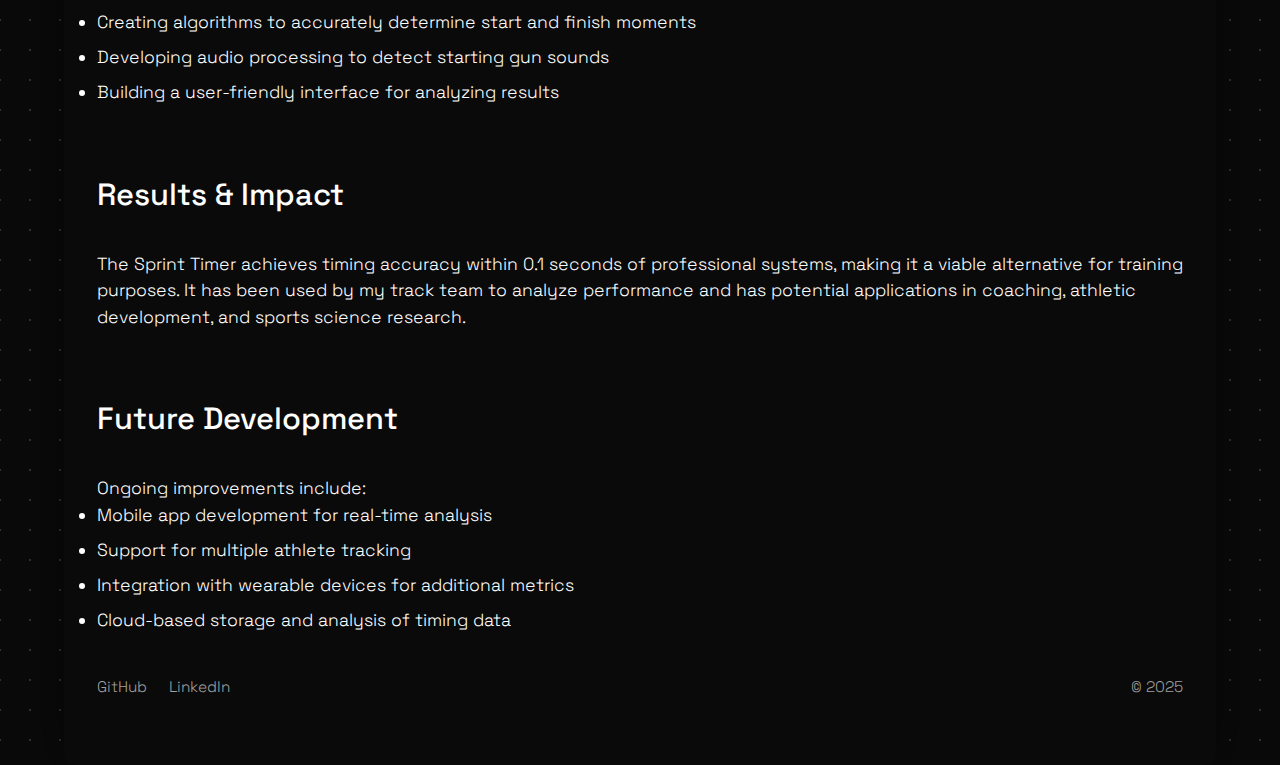
<file: sprint-timer-about.html>
<!DOCTYPE html>
<html lang="en">
<head>
    <meta charset="UTF-8">
    <meta name="viewport" content="width=device-width, initial-scale=1.0">
    <title>Sprint Timer About | Lucas Wang</title>
    <link rel="stylesheet" href="css/styles.css">
    <link rel="preconnect" href="https://fonts.googleapis.com">
    <link rel="preconnect" href="https://fonts.gstatic.com" crossorigin>
    <link href="https://fonts.googleapis.com/css2?family=Space+Grotesk:wght@300;400;500&display=swap" rel="stylesheet">
</head>
<body>
    <div class="container">
        <header>
            <div class="logo">LW</div>
            <nav>
                <a href="index.html">Projects</a>
                <a href="mailto:lucaswang8866@email.com">Contact</a>
            </nav>
        </header>
        
        <main>
            <a href="index.html" class="back-link">← Back to Projects</a>
            
            <div class="intro">
                <h1>Sprint Timer</h1>
                <p>Python, YOLO, Librosa, OpenCV, Matplotlib, NumPy</p>
            </div>
            
            <div class="about-container">
                <div class="about-description">
                    <h2>Project Background</h2>
                    <p>As both a student athlete and developer, I recognized the need for accurate sprint timing without requiring multiple people to operate stopwatches. The Sprint Timer project was born from this need - a tool that could automatically detect, track, and time sprinters using only video footage.</p>
                    
                    <h2>The Problem</h2>
                    <p>Traditional sprint timing methods are either:</p>
                    <ul>
                        <li>Manual (requiring human operators with stopwatches)</li>
                        <li>Expensive (professional timing systems)</li>
                        <li>Limited (not adaptable to different environments)</li>
                    </ul>
                    <p>These limitations make it difficult for individual athletes, small teams, or schools to get accurate timing data without significant resources.</p>
                    
                    <h2>The Solution</h2>
                    <p>The Sprint Timer uses computer vision and machine learning to:</p>
                    <ul>
                        <li>Automatically detect athletes in video footage</li>
                        <li>Track their movement throughout a sprint</li>
                        <li>Identify start and finish events</li>
                        <li>Calculate accurate sprint times</li>
                    </ul>
                    <p>All of this is accomplished using a standard video camera or smartphone footage, making it accessible to anyone.</p>
                    
                    <h2>Development Process</h2>
                    <p>The development involved several key challenges:</p>
                    <ul>
                        <li>Training YOLO to reliably detect athletes in various lighting conditions and environments</li>
                        <li>Creating algorithms to accurately determine start and finish moments</li>
                        <li>Developing audio processing to detect starting gun sounds</li>
                        <li>Building a user-friendly interface for analyzing results</li>
                    </ul>
                    
                    <h2>Results & Impact</h2>
                    <p>The Sprint Timer achieves timing accuracy within 0.1 seconds of professional systems, making it a viable alternative for training purposes. It has been used by my track team to analyze performance and has potential applications in coaching, athletic development, and sports science research.</p>
                    
                    <h2>Future Development</h2>
                    <p>Ongoing improvements include:</p>
                    <ul>
                        <li>Mobile app development for real-time analysis</li>
                        <li>Support for multiple athlete tracking</li>
                        <li>Integration with wearable devices for additional metrics</li>
                        <li>Cloud-based storage and analysis of timing data</li>
                    </ul>
                </div>
            </div>
        </main>
        
        <footer>
            <div class="social">
                <a href="https://github.com/lwang2008">GitHub</a>
                <a href="https://www.linkedin.com/in/lucas-wang-123a11231/">LinkedIn</a>
            </div>
            <div class="copyright">© 2025</div>
        </footer>
    </div>
</body>
</html>
</file>
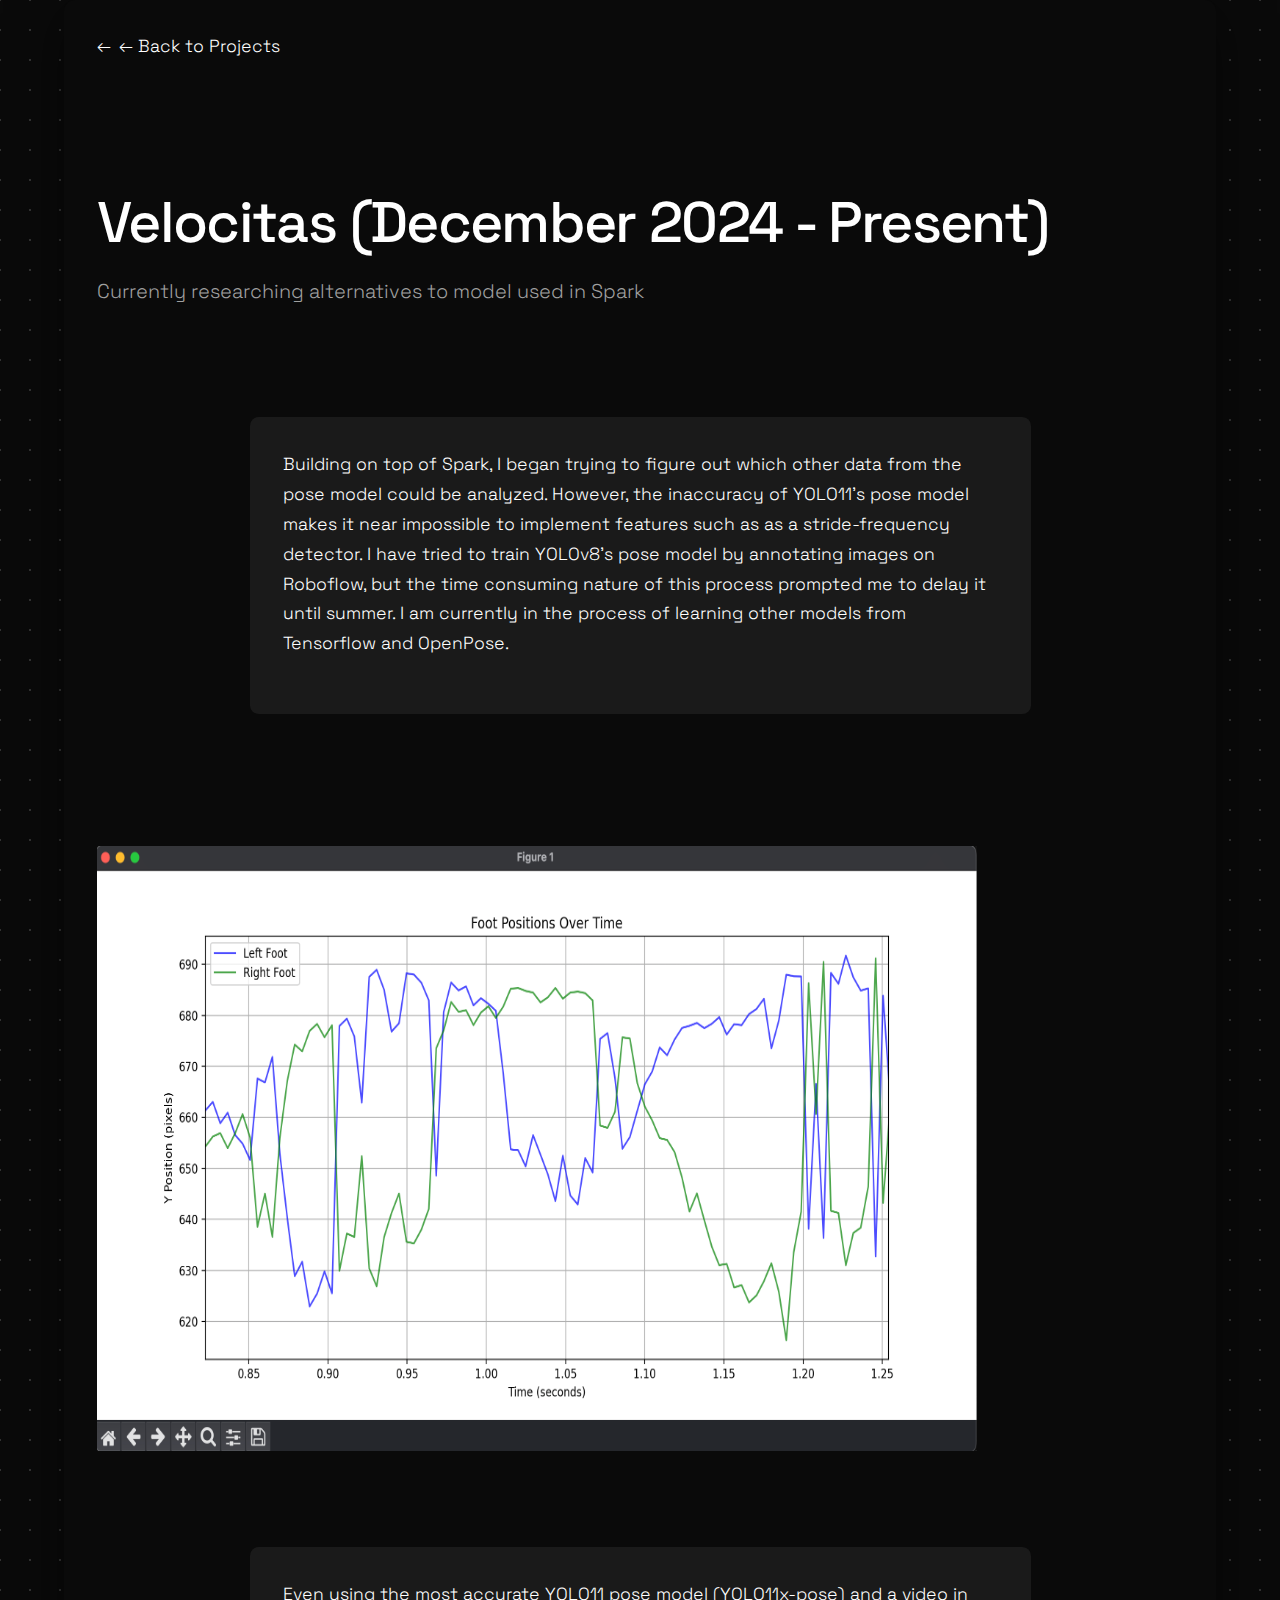
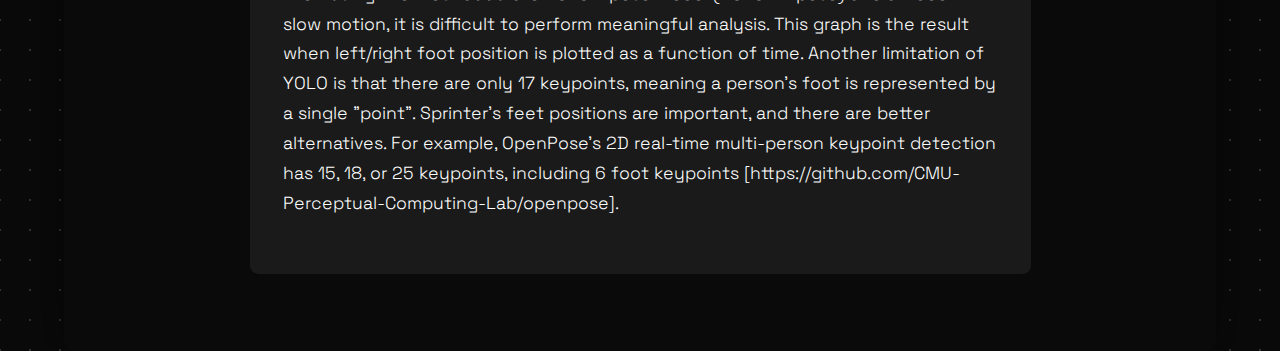
<file: Velocitas-about.html>
<!DOCTYPE html>
<html lang="en">
<head>
    <meta charset="UTF-8">
    <meta name="viewport" content="width=device-width, initial-scale=1.0">
    <title>Spark Demo | Lucas Wang</title>
    <link rel="stylesheet" href="css/styles.css">
    <link rel="preconnect" href="https://fonts.googleapis.com">
    <link rel="preconnect" href="https://fonts.gstatic.com" crossorigin>
    <link href="https://fonts.googleapis.com/css2?family=Space+Grotesk:wght@300;400;500&display=swap" rel="stylesheet">
</head>
<body>
    <div class="container demo-page">        
        <main>
            <a href="../index.html" class="back-link">← Back to Projects</a>
            
            <div class="intro">
                <h1>Velocitas (December 2024 - Present) </h1>
                <p>Currently researching alternatives to model used in Spark</p>
            </div>
            
            <div class="demo-container">
                <div class="demo-description">
                    <p>Building on top of Spark, I began trying to figure out which other data from the pose model could be analyzed. However, the inaccuracy of YOLO11's pose model makes it near impossible to implement features such as as a stride-frequency detector. I have tried to train YOLOv8's pose model by annotating images on Roboflow, but the time consuming nature of this process prompted me to delay it until summer. I am currently in the process of learning other models from Tensorflow and OpenPose.</p>
                </div>
            </div>

            <div class="image-container">
                <img src="assets/images/velocitas1.jpg" alt="Image" width="800" height="550">
            </div>

            <div class="demo-container">
                <div class="demo-description">
                    <p>Even using the most accurate YOLO11 pose model (YOLO11x-pose) and a video in slow motion, it is difficult to perform meaningful analysis. This graph is the result when left/right foot position is plotted as a function of time. Another limitation of YOLO is that there are only 17 keypoints, meaning a person's foot is represented by a single "point". Sprinter's feet positions are important, and there are better alternatives. For example, OpenPose's 2D real-time multi-person keypoint detection has 15, 18, or 25 keypoints, including 6 foot keypoints [https://github.com/CMU-Perceptual-Computing-Lab/openpose]. </p>
                </div>
            </div>

        </main>
    </div>
</body>
</html>
</file>
<file: css/styles.css>
/* Sleek, minimalist dark portfolio */
:root {
    --bg: #0a0a0a;
    --surface: #1a1a1a;
    --text: #ffffff;
    --text-secondary: #a0a0a0;
    --border: #333333;
}

* {
    margin: 0;
    padding: 0;
    box-sizing: border-box;
}

html {
    scroll-behavior: smooth;
}

body {
    background-color: var(--bg);
    color: var(--text);
    font-family: 'Space Grotesk', sans-serif;
    line-height: 1.5;
    font-weight: 300;
    min-height: 100vh;
    display: flex;
    align-items: center;
    justify-content: center;
    background-image: radial-gradient(var(--border) 1px, transparent 1px);
    background-size: 30px 30px;
    background-position: -15px -15px;
}

.container {
    width: 90%;
    max-width: 1200px;
    min-height: 90vh;
    display: flex;
    flex-direction: column;
    zoom: 110%;
    background-color: var(--bg);
    box-shadow: 0 10px 50px rgba(0, 0, 0, 0.5);
    padding: 30px;
    border-radius: 10px;
}

/* Common styles for all pages */
a {
    color: var(--text);
    text-decoration: none;
    transition: all 0.2s ease;
}

a:hover {
    opacity: 0.7;
}

/* Header - consistent across all pages */
header {
    display: flex;
    justify-content: space-between;
    align-items: center;
    padding: 30px 0;
}

.logo {
    font-size: 20px;
    font-weight: 500;
    letter-spacing: 1px;
}

nav {
    display: flex;
    gap: 30px;
}

nav a {
    font-size: 16px;
    position: relative;
}

nav a.active::after {
    content: '';
    position: absolute;
    bottom: -5px;
    left: 0;
    width: 100%;
    height: 1px;
    background-color: var(--text);
}

/* Main Content - flexible for different page types */
main {
    flex: 1;
    display: flex;
    flex-direction: column;
    justify-content: center;
    gap: 80px;
}

.intro {
    margin-bottom: 20px;
}

.intro h1 {
    font-size: 48px;
    font-weight: 500;
    margin-bottom: 10px;
    letter-spacing: -1px;
}

.intro p {
    font-size: 18px;
    color: var(--text-secondary);
}

/* Projects */
.projects {
    display: grid;
    grid-template-columns: repeat(auto-fill, minmax(250px, 1fr));
    gap: 30px;
}

.project {
    background-color: var(--surface);
    padding: 25px;
    border-radius: 4px;
    transition: transform 0.3s ease;
}

.project:hover {
    transform: translateY(-5px);
}

.project h2 {
    font-size: 20px;
    font-weight: 500;
    margin-bottom: 10px;
}

.project p {
    font-size: 14px;
    color: var(--text-secondary);
    margin-bottom: 20px;
}

.links {
    display: flex;
    gap: 20px;
}

.links a {
    font-size: 14px;
    position: relative;
}

.links a::after {
    content: '';
    position: absolute;
    bottom: -3px;
    left: 0;
    width: 0;
    height: 1px;
    background-color: var(--text);
    transition: width 0.2s ease;
}

.links a:hover::after {
    width: 100%;
}

/* Footer - consistent across all pages */
footer {
    display: flex;
    justify-content: space-between;
    align-items: center;
    padding: 30px 0;
    color: var(--text-secondary);
    margin-top: auto;
}

.social {
    display: flex;
    gap: 20px;
}

.social a {
    font-size: 14px;
    color: var(--text-secondary);
}

.copyright {
    font-size: 14px;
}

/* Subpage styles - maintaining consistency with main page */
.subpage-container, .container.demo-page {
    width: 90%;
    max-width: 1200px;
    min-height: 90vh;
    display: flex;
    flex-direction: column;
    zoom: 110%;
}

.subpage-content {
    flex: 1;
    margin-top: 40px;
    max-width: 900px;
    margin-left: auto;
    margin-right: auto;
}

.subpage-description {
    margin-bottom: 40px;
}

.demo-container {
    max-width: 800px;
    margin: 0 auto;
}

.demo-description, .technical-details {
    padding: 30px;
    background-color: var(--surface);
    border-radius: 8px;
    margin-bottom: 40px;
}

.demo-description p, .technical-details p {
    font-size: 16px;
    line-height: 1.7;
    margin-bottom: 20px;
    max-width: 650px;
}

.section-divider {
    height: 1px;
    background-color: var(--border);
    margin: 60px 0;
    width: 100%;
}

.video-container {
    margin-bottom: 60px;
    text-align: center;
}

.video-grid {
    display: grid;
    grid-template-columns: 1fr;
    gap: 60px;
    margin-top: 40px;
    max-width: 1000px;
    margin-left: auto;
    margin-right: auto;
}

.video-grid video, .video-grid img {
    width: 100%;
    height: auto;
    max-height: 550px; /* Adjust based on your needs */
    object-fit: cover; /* Optional, for maintaining aspect ratio */
}

.video-item {
    background-color: var(--surface);
    border-radius: 8px;
    overflow: hidden;
    width: 100%;
    box-shadow: 0 10px 30px rgba(0, 0, 0, 0.3);
    transition: transform 0.3s ease;
}

.video-item:hover {
    transform: translateY(-5px);
}

.video-item video, .video-item iframe {
    width: 100%;
    height: auto;
    min-height: 500px;
    display: block;
    background-color: #000;
    border: none;
}

.video-caption {
    padding: 30px;
    text-align: center;
}

.video-caption h3 {
    margin-bottom: 10px;
    font-size: 22px;
    font-weight: 500;
}

.video-caption p {
    color: var(--text-secondary);
    font-size: 16px;
}

.back-link {
    display: inline-block;
    margin-bottom: 30px;
    position: relative;
    padding-left: 20px;
}

.back-link::before {
    content: '←';
    position: absolute;
    left: 0;
    transition: transform 0.2s ease;
}

.back-link:hover::before {
    transform: translateX(-5px);
}

.technical-details ul {
    list-style-type: none;
    padding-left: 20px;
    margin-bottom: 20px;
    color: var(--text-secondary);
}

.technical-details li {
    position: relative;
    padding-left: 20px;
    margin-bottom: 15px;
}

.technical-details li::before {
    content: "•";
    position: absolute;
    left: 0;
    color: var(--text);
}

li {
    margin-bottom: 8px;
}

strong {
    color: var(--text);
}

h2 {
    font-size: 28px;
    font-weight: 500;
    margin-bottom: 30px;
    margin-top: 60px;
}

.demo-page h1 {
    font-size: 52px;
    letter-spacing: -1.5px;
}

.demo-page h2 {
    font-size: 32px;
    font-weight: 500;
    letter-spacing: -0.5px;
}

.project-meta {
    display: flex;
    gap: 30px;
    margin-top: 20px;
    color: var(--text-secondary);
    font-size: 14px;
}

.meta-item {
    display: flex;
    flex-direction: column;
}

.meta-label {
    font-weight: 500;
    margin-bottom: 5px;
    color: var(--text);
}

/* Responsive adjustments - apply to all pages */
@media (max-width: 768px) {
    .intro h1 {
        font-size: 36px;
    }
    
    .projects {
        grid-template-columns: repeat(auto-fill, minmax(200px, 1fr));
    }
    
    .video-grid {
        max-width: 100%;
    }
    
    .video-item video, .video-item iframe {
        min-height: 350px;
    }
    
    .project-meta {
        flex-direction: column;
        gap: 15px;
    }
}

@media (max-width: 480px) {
    .projects {
        grid-template-columns: 1fr;
    }
    
    .intro h1 {
        font-size: 32px;
    }
    
    .demo-page h1 {
        font-size: 40px;
    }
    
    .demo-page h2 {
        font-size: 28px;
    }
    
    footer {
        flex-direction: column;
        gap: 15px;
    }
    
    .video-item video, .video-item iframe {
        min-height: 250px;
    }
    
    .container {
        padding: 20px;
    }
    
    .demo-description, .technical-details {
        padding: 20px;
    }
}
</file>
